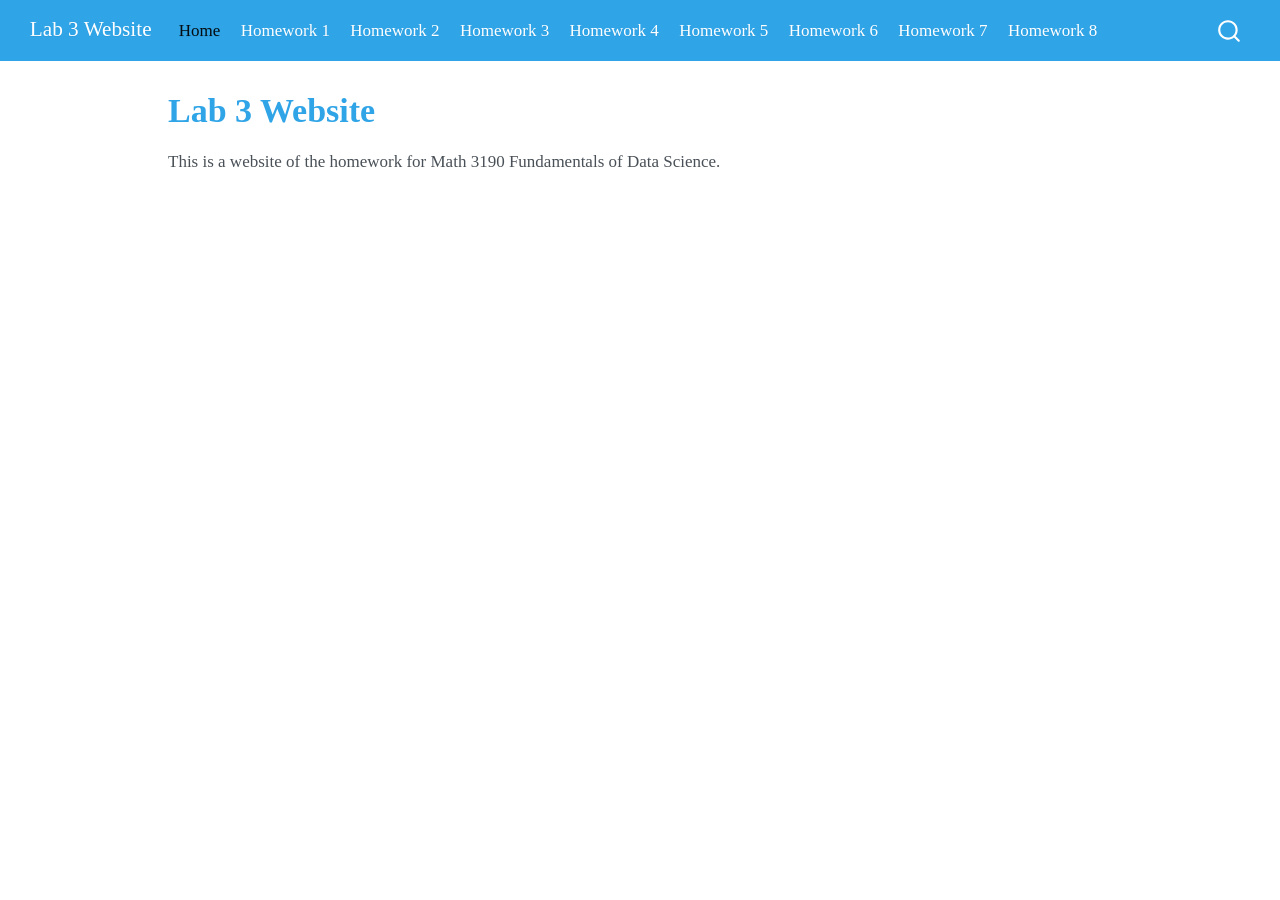
<file: docs/index.html>
<!DOCTYPE html>
<html xmlns="http://www.w3.org/1999/xhtml" lang="en" xml:lang="en"><head>

<meta charset="utf-8">
<meta name="generator" content="quarto-1.8.27">

<meta name="viewport" content="width=device-width, initial-scale=1.0, user-scalable=yes">


<title>Lab 3 Website</title>
<style>
code{white-space: pre-wrap;}
span.smallcaps{font-variant: small-caps;}
div.columns{display: flex; gap: min(4vw, 1.5em);}
div.column{flex: auto; overflow-x: auto;}
div.hanging-indent{margin-left: 1.5em; text-indent: -1.5em;}
ul.task-list{list-style: none;}
ul.task-list li input[type="checkbox"] {
  width: 0.8em;
  margin: 0 0.8em 0.2em -1em; /* quarto-specific, see https://github.com/quarto-dev/quarto-cli/issues/4556 */ 
  vertical-align: middle;
}
</style>


<script src="site_libs/quarto-nav/quarto-nav.js"></script>
<script src="site_libs/quarto-nav/headroom.min.js"></script>
<script src="site_libs/clipboard/clipboard.min.js"></script>
<script src="site_libs/quarto-search/autocomplete.umd.js"></script>
<script src="site_libs/quarto-search/fuse.min.js"></script>
<script src="site_libs/quarto-search/quarto-search.js"></script>
<meta name="quarto:offset" content="./">
<script src="site_libs/quarto-html/quarto.js" type="module"></script>
<script src="site_libs/quarto-html/tabsets/tabsets.js" type="module"></script>
<script src="site_libs/quarto-html/axe/axe-check.js" type="module"></script>
<script src="site_libs/quarto-html/popper.min.js"></script>
<script src="site_libs/quarto-html/tippy.umd.min.js"></script>
<script src="site_libs/quarto-html/anchor.min.js"></script>
<link href="site_libs/quarto-html/tippy.css" rel="stylesheet">
<link href="site_libs/quarto-html/quarto-syntax-highlighting-ed96de9b727972fe78a7b5d16c58bf87.css" rel="stylesheet" id="quarto-text-highlighting-styles">
<script src="site_libs/bootstrap/bootstrap.min.js"></script>
<link href="site_libs/bootstrap/bootstrap-icons.css" rel="stylesheet">
<link href="site_libs/bootstrap/bootstrap-c94621de8f4cf74c4b99024bdf964470.min.css" rel="stylesheet" append-hash="true" id="quarto-bootstrap" data-mode="light">
<script id="quarto-search-options" type="application/json">{
  "location": "navbar",
  "copy-button": false,
  "collapse-after": 3,
  "panel-placement": "end",
  "type": "overlay",
  "limit": 50,
  "keyboard-shortcut": [
    "f",
    "/",
    "s"
  ],
  "show-item-context": false,
  "language": {
    "search-no-results-text": "No results",
    "search-matching-documents-text": "matching documents",
    "search-copy-link-title": "Copy link to search",
    "search-hide-matches-text": "Hide additional matches",
    "search-more-match-text": "more match in this document",
    "search-more-matches-text": "more matches in this document",
    "search-clear-button-title": "Clear",
    "search-text-placeholder": "",
    "search-detached-cancel-button-title": "Cancel",
    "search-submit-button-title": "Submit",
    "search-label": "Search"
  }
}</script>


<link rel="stylesheet" href="styles.css">
</head>

<body class="nav-fixed quarto-light">

<div id="quarto-search-results"></div>
  <header id="quarto-header" class="headroom fixed-top">
    <nav class="navbar navbar-expand-lg " data-bs-theme="dark">
      <div class="navbar-container container-fluid">
      <div class="navbar-brand-container mx-auto">
    <a class="navbar-brand" href="./index.html">
    <span class="navbar-title">Lab 3 Website</span>
    </a>
  </div>
            <div id="quarto-search" class="" title="Search"></div>
          <button class="navbar-toggler" type="button" data-bs-toggle="collapse" data-bs-target="#navbarCollapse" aria-controls="navbarCollapse" role="menu" aria-expanded="false" aria-label="Toggle navigation" onclick="if (window.quartoToggleHeadroom) { window.quartoToggleHeadroom(); }">
  <span class="navbar-toggler-icon"></span>
</button>
          <div class="collapse navbar-collapse" id="navbarCollapse">
            <ul class="navbar-nav navbar-nav-scroll me-auto">
  <li class="nav-item">
    <a class="nav-link active" href="./index.html" aria-current="page"> 
<span class="menu-text">Home</span></a>
  </li>  
  <li class="nav-item">
    <a class="nav-link" href="./Homework/Homework_1.html"> 
<span class="menu-text">Homework 1</span></a>
  </li>  
  <li class="nav-item">
    <a class="nav-link" href="./Homework/Homework_2.html"> 
<span class="menu-text">Homework 2</span></a>
  </li>  
  <li class="nav-item">
    <a class="nav-link" href="./Homework/Homework_3.html"> 
<span class="menu-text">Homework 3</span></a>
  </li>  
  <li class="nav-item">
    <a class="nav-link" href="./Homework/Homework_4.html"> 
<span class="menu-text">Homework 4</span></a>
  </li>  
  <li class="nav-item">
    <a class="nav-link" href="./Homework/Homework_5.html"> 
<span class="menu-text">Homework 5</span></a>
  </li>  
  <li class="nav-item">
    <a class="nav-link" href="./Homework/Homework_6.html"> 
<span class="menu-text">Homework 6</span></a>
  </li>  
  <li class="nav-item">
    <a class="nav-link" href="./Homework/Homework_7.html"> 
<span class="menu-text">Homework 7</span></a>
  </li>  
  <li class="nav-item">
    <a class="nav-link" href="./Homework/Homework_8.html"> 
<span class="menu-text">Homework 8</span></a>
  </li>  
</ul>
          </div> <!-- /navcollapse -->
            <div class="quarto-navbar-tools">
</div>
      </div> <!-- /container-fluid -->
    </nav>
</header>
<!-- content -->
<div id="quarto-content" class="quarto-container page-columns page-rows-contents page-layout-article page-navbar">
<!-- sidebar -->
<!-- margin-sidebar -->
    <div id="quarto-margin-sidebar" class="sidebar margin-sidebar zindex-bottom">
        
    </div>
<!-- main -->
<main class="content" id="quarto-document-content">

<header id="title-block-header" class="quarto-title-block default">
<div class="quarto-title">
<h1 class="title">Lab 3 Website</h1>
</div>



<div class="quarto-title-meta">

    
  
    
  </div>
  


</header>


<p>This is a website of the homework for Math 3190 Fundamentals of Data Science.</p>



</main> <!-- /main -->
<script id="quarto-html-after-body" type="application/javascript">
  window.document.addEventListener("DOMContentLoaded", function (event) {
    const icon = "";
    const anchorJS = new window.AnchorJS();
    anchorJS.options = {
      placement: 'right',
      icon: icon
    };
    anchorJS.add('.anchored');
    const isCodeAnnotation = (el) => {
      for (const clz of el.classList) {
        if (clz.startsWith('code-annotation-')) {                     
          return true;
        }
      }
      return false;
    }
    const onCopySuccess = function(e) {
      // button target
      const button = e.trigger;
      // don't keep focus
      button.blur();
      // flash "checked"
      button.classList.add('code-copy-button-checked');
      var currentTitle = button.getAttribute("title");
      button.setAttribute("title", "Copied!");
      let tooltip;
      if (window.bootstrap) {
        button.setAttribute("data-bs-toggle", "tooltip");
        button.setAttribute("data-bs-placement", "left");
        button.setAttribute("data-bs-title", "Copied!");
        tooltip = new bootstrap.Tooltip(button, 
          { trigger: "manual", 
            customClass: "code-copy-button-tooltip",
            offset: [0, -8]});
        tooltip.show();    
      }
      setTimeout(function() {
        if (tooltip) {
          tooltip.hide();
          button.removeAttribute("data-bs-title");
          button.removeAttribute("data-bs-toggle");
          button.removeAttribute("data-bs-placement");
        }
        button.setAttribute("title", currentTitle);
        button.classList.remove('code-copy-button-checked');
      }, 1000);
      // clear code selection
      e.clearSelection();
    }
    const getTextToCopy = function(trigger) {
      const outerScaffold = trigger.parentElement.cloneNode(true);
      const codeEl = outerScaffold.querySelector('code');
      for (const childEl of codeEl.children) {
        if (isCodeAnnotation(childEl)) {
          childEl.remove();
        }
      }
      return codeEl.innerText;
    }
    const clipboard = new window.ClipboardJS('.code-copy-button:not([data-in-quarto-modal])', {
      text: getTextToCopy
    });
    clipboard.on('success', onCopySuccess);
    if (window.document.getElementById('quarto-embedded-source-code-modal')) {
      const clipboardModal = new window.ClipboardJS('.code-copy-button[data-in-quarto-modal]', {
        text: getTextToCopy,
        container: window.document.getElementById('quarto-embedded-source-code-modal')
      });
      clipboardModal.on('success', onCopySuccess);
    }
      var localhostRegex = new RegExp(/^(?:http|https):\/\/localhost\:?[0-9]*\//);
      var mailtoRegex = new RegExp(/^mailto:/);
        var filterRegex = new RegExp('/' + window.location.host + '/');
      var isInternal = (href) => {
          return filterRegex.test(href) || localhostRegex.test(href) || mailtoRegex.test(href);
      }
      // Inspect non-navigation links and adorn them if external
     var links = window.document.querySelectorAll('a[href]:not(.nav-link):not(.navbar-brand):not(.toc-action):not(.sidebar-link):not(.sidebar-item-toggle):not(.pagination-link):not(.no-external):not([aria-hidden]):not(.dropdown-item):not(.quarto-navigation-tool):not(.about-link)');
      for (var i=0; i<links.length; i++) {
        const link = links[i];
        if (!isInternal(link.href)) {
          // undo the damage that might have been done by quarto-nav.js in the case of
          // links that we want to consider external
          if (link.dataset.originalHref !== undefined) {
            link.href = link.dataset.originalHref;
          }
        }
      }
    function tippyHover(el, contentFn, onTriggerFn, onUntriggerFn) {
      const config = {
        allowHTML: true,
        maxWidth: 500,
        delay: 100,
        arrow: false,
        appendTo: function(el) {
            return el.parentElement;
        },
        interactive: true,
        interactiveBorder: 10,
        theme: 'quarto',
        placement: 'bottom-start',
      };
      if (contentFn) {
        config.content = contentFn;
      }
      if (onTriggerFn) {
        config.onTrigger = onTriggerFn;
      }
      if (onUntriggerFn) {
        config.onUntrigger = onUntriggerFn;
      }
      window.tippy(el, config); 
    }
    const noterefs = window.document.querySelectorAll('a[role="doc-noteref"]');
    for (var i=0; i<noterefs.length; i++) {
      const ref = noterefs[i];
      tippyHover(ref, function() {
        // use id or data attribute instead here
        let href = ref.getAttribute('data-footnote-href') || ref.getAttribute('href');
        try { href = new URL(href).hash; } catch {}
        const id = href.replace(/^#\/?/, "");
        const note = window.document.getElementById(id);
        if (note) {
          return note.innerHTML;
        } else {
          return "";
        }
      });
    }
    const xrefs = window.document.querySelectorAll('a.quarto-xref');
    const processXRef = (id, note) => {
      // Strip column container classes
      const stripColumnClz = (el) => {
        el.classList.remove("page-full", "page-columns");
        if (el.children) {
          for (const child of el.children) {
            stripColumnClz(child);
          }
        }
      }
      stripColumnClz(note)
      if (id === null || id.startsWith('sec-')) {
        // Special case sections, only their first couple elements
        const container = document.createElement("div");
        if (note.children && note.children.length > 2) {
          container.appendChild(note.children[0].cloneNode(true));
          for (let i = 1; i < note.children.length; i++) {
            const child = note.children[i];
            if (child.tagName === "P" && child.innerText === "") {
              continue;
            } else {
              container.appendChild(child.cloneNode(true));
              break;
            }
          }
          if (window.Quarto?.typesetMath) {
            window.Quarto.typesetMath(container);
          }
          return container.innerHTML
        } else {
          if (window.Quarto?.typesetMath) {
            window.Quarto.typesetMath(note);
          }
          return note.innerHTML;
        }
      } else {
        // Remove any anchor links if they are present
        const anchorLink = note.querySelector('a.anchorjs-link');
        if (anchorLink) {
          anchorLink.remove();
        }
        if (window.Quarto?.typesetMath) {
          window.Quarto.typesetMath(note);
        }
        if (note.classList.contains("callout")) {
          return note.outerHTML;
        } else {
          return note.innerHTML;
        }
      }
    }
    for (var i=0; i<xrefs.length; i++) {
      const xref = xrefs[i];
      tippyHover(xref, undefined, function(instance) {
        instance.disable();
        let url = xref.getAttribute('href');
        let hash = undefined; 
        if (url.startsWith('#')) {
          hash = url;
        } else {
          try { hash = new URL(url).hash; } catch {}
        }
        if (hash) {
          const id = hash.replace(/^#\/?/, "");
          const note = window.document.getElementById(id);
          if (note !== null) {
            try {
              const html = processXRef(id, note.cloneNode(true));
              instance.setContent(html);
            } finally {
              instance.enable();
              instance.show();
            }
          } else {
            // See if we can fetch this
            fetch(url.split('#')[0])
            .then(res => res.text())
            .then(html => {
              const parser = new DOMParser();
              const htmlDoc = parser.parseFromString(html, "text/html");
              const note = htmlDoc.getElementById(id);
              if (note !== null) {
                const html = processXRef(id, note);
                instance.setContent(html);
              } 
            }).finally(() => {
              instance.enable();
              instance.show();
            });
          }
        } else {
          // See if we can fetch a full url (with no hash to target)
          // This is a special case and we should probably do some content thinning / targeting
          fetch(url)
          .then(res => res.text())
          .then(html => {
            const parser = new DOMParser();
            const htmlDoc = parser.parseFromString(html, "text/html");
            const note = htmlDoc.querySelector('main.content');
            if (note !== null) {
              // This should only happen for chapter cross references
              // (since there is no id in the URL)
              // remove the first header
              if (note.children.length > 0 && note.children[0].tagName === "HEADER") {
                note.children[0].remove();
              }
              const html = processXRef(null, note);
              instance.setContent(html);
            } 
          }).finally(() => {
            instance.enable();
            instance.show();
          });
        }
      }, function(instance) {
      });
    }
        let selectedAnnoteEl;
        const selectorForAnnotation = ( cell, annotation) => {
          let cellAttr = 'data-code-cell="' + cell + '"';
          let lineAttr = 'data-code-annotation="' +  annotation + '"';
          const selector = 'span[' + cellAttr + '][' + lineAttr + ']';
          return selector;
        }
        const selectCodeLines = (annoteEl) => {
          const doc = window.document;
          const targetCell = annoteEl.getAttribute("data-target-cell");
          const targetAnnotation = annoteEl.getAttribute("data-target-annotation");
          const annoteSpan = window.document.querySelector(selectorForAnnotation(targetCell, targetAnnotation));
          const lines = annoteSpan.getAttribute("data-code-lines").split(",");
          const lineIds = lines.map((line) => {
            return targetCell + "-" + line;
          })
          let top = null;
          let height = null;
          let parent = null;
          if (lineIds.length > 0) {
              //compute the position of the single el (top and bottom and make a div)
              const el = window.document.getElementById(lineIds[0]);
              top = el.offsetTop;
              height = el.offsetHeight;
              parent = el.parentElement.parentElement;
            if (lineIds.length > 1) {
              const lastEl = window.document.getElementById(lineIds[lineIds.length - 1]);
              const bottom = lastEl.offsetTop + lastEl.offsetHeight;
              height = bottom - top;
            }
            if (top !== null && height !== null && parent !== null) {
              // cook up a div (if necessary) and position it 
              let div = window.document.getElementById("code-annotation-line-highlight");
              if (div === null) {
                div = window.document.createElement("div");
                div.setAttribute("id", "code-annotation-line-highlight");
                div.style.position = 'absolute';
                parent.appendChild(div);
              }
              div.style.top = top - 2 + "px";
              div.style.height = height + 4 + "px";
              div.style.left = 0;
              let gutterDiv = window.document.getElementById("code-annotation-line-highlight-gutter");
              if (gutterDiv === null) {
                gutterDiv = window.document.createElement("div");
                gutterDiv.setAttribute("id", "code-annotation-line-highlight-gutter");
                gutterDiv.style.position = 'absolute';
                const codeCell = window.document.getElementById(targetCell);
                const gutter = codeCell.querySelector('.code-annotation-gutter');
                gutter.appendChild(gutterDiv);
              }
              gutterDiv.style.top = top - 2 + "px";
              gutterDiv.style.height = height + 4 + "px";
            }
            selectedAnnoteEl = annoteEl;
          }
        };
        const unselectCodeLines = () => {
          const elementsIds = ["code-annotation-line-highlight", "code-annotation-line-highlight-gutter"];
          elementsIds.forEach((elId) => {
            const div = window.document.getElementById(elId);
            if (div) {
              div.remove();
            }
          });
          selectedAnnoteEl = undefined;
        };
          // Handle positioning of the toggle
      window.addEventListener(
        "resize",
        throttle(() => {
          elRect = undefined;
          if (selectedAnnoteEl) {
            selectCodeLines(selectedAnnoteEl);
          }
        }, 10)
      );
      function throttle(fn, ms) {
      let throttle = false;
      let timer;
        return (...args) => {
          if(!throttle) { // first call gets through
              fn.apply(this, args);
              throttle = true;
          } else { // all the others get throttled
              if(timer) clearTimeout(timer); // cancel #2
              timer = setTimeout(() => {
                fn.apply(this, args);
                timer = throttle = false;
              }, ms);
          }
        };
      }
        // Attach click handler to the DT
        const annoteDls = window.document.querySelectorAll('dt[data-target-cell]');
        for (const annoteDlNode of annoteDls) {
          annoteDlNode.addEventListener('click', (event) => {
            const clickedEl = event.target;
            if (clickedEl !== selectedAnnoteEl) {
              unselectCodeLines();
              const activeEl = window.document.querySelector('dt[data-target-cell].code-annotation-active');
              if (activeEl) {
                activeEl.classList.remove('code-annotation-active');
              }
              selectCodeLines(clickedEl);
              clickedEl.classList.add('code-annotation-active');
            } else {
              // Unselect the line
              unselectCodeLines();
              clickedEl.classList.remove('code-annotation-active');
            }
          });
        }
    const findCites = (el) => {
      const parentEl = el.parentElement;
      if (parentEl) {
        const cites = parentEl.dataset.cites;
        if (cites) {
          return {
            el,
            cites: cites.split(' ')
          };
        } else {
          return findCites(el.parentElement)
        }
      } else {
        return undefined;
      }
    };
    var bibliorefs = window.document.querySelectorAll('a[role="doc-biblioref"]');
    for (var i=0; i<bibliorefs.length; i++) {
      const ref = bibliorefs[i];
      const citeInfo = findCites(ref);
      if (citeInfo) {
        tippyHover(citeInfo.el, function() {
          var popup = window.document.createElement('div');
          citeInfo.cites.forEach(function(cite) {
            var citeDiv = window.document.createElement('div');
            citeDiv.classList.add('hanging-indent');
            citeDiv.classList.add('csl-entry');
            var biblioDiv = window.document.getElementById('ref-' + cite);
            if (biblioDiv) {
              citeDiv.innerHTML = biblioDiv.innerHTML;
            }
            popup.appendChild(citeDiv);
          });
          return popup.innerHTML;
        });
      }
    }
  });
  </script>
</div> <!-- /content -->




</body></html>
</file>
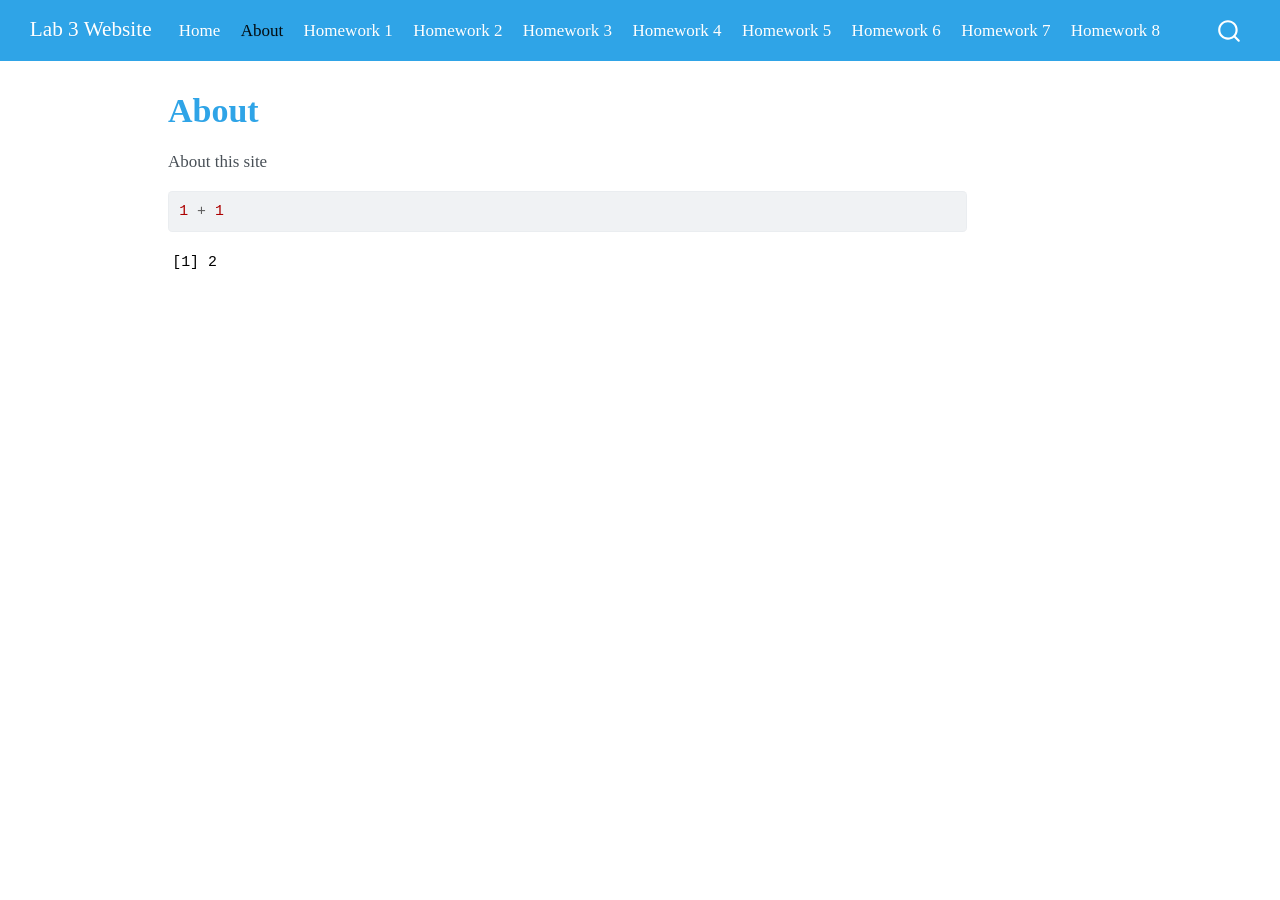
<file: docs/about.html>
<!DOCTYPE html>
<html xmlns="http://www.w3.org/1999/xhtml" lang="en" xml:lang="en"><head>

<meta charset="utf-8">
<meta name="generator" content="quarto-1.8.27">

<meta name="viewport" content="width=device-width, initial-scale=1.0, user-scalable=yes">


<title>About – Lab 3 Website</title>
<style>
code{white-space: pre-wrap;}
span.smallcaps{font-variant: small-caps;}
div.columns{display: flex; gap: min(4vw, 1.5em);}
div.column{flex: auto; overflow-x: auto;}
div.hanging-indent{margin-left: 1.5em; text-indent: -1.5em;}
ul.task-list{list-style: none;}
ul.task-list li input[type="checkbox"] {
  width: 0.8em;
  margin: 0 0.8em 0.2em -1em; /* quarto-specific, see https://github.com/quarto-dev/quarto-cli/issues/4556 */ 
  vertical-align: middle;
}
/* CSS for syntax highlighting */
html { -webkit-text-size-adjust: 100%; }
pre > code.sourceCode { white-space: pre; position: relative; }
pre > code.sourceCode > span { display: inline-block; line-height: 1.25; }
pre > code.sourceCode > span:empty { height: 1.2em; }
.sourceCode { overflow: visible; }
code.sourceCode > span { color: inherit; text-decoration: inherit; }
div.sourceCode { margin: 1em 0; }
pre.sourceCode { margin: 0; }
@media screen {
div.sourceCode { overflow: auto; }
}
@media print {
pre > code.sourceCode { white-space: pre-wrap; }
pre > code.sourceCode > span { text-indent: -5em; padding-left: 5em; }
}
pre.numberSource code
  { counter-reset: source-line 0; }
pre.numberSource code > span
  { position: relative; left: -4em; counter-increment: source-line; }
pre.numberSource code > span > a:first-child::before
  { content: counter(source-line);
    position: relative; left: -1em; text-align: right; vertical-align: baseline;
    border: none; display: inline-block;
    -webkit-touch-callout: none; -webkit-user-select: none;
    -khtml-user-select: none; -moz-user-select: none;
    -ms-user-select: none; user-select: none;
    padding: 0 4px; width: 4em;
  }
pre.numberSource { margin-left: 3em;  padding-left: 4px; }
div.sourceCode
  {   }
@media screen {
pre > code.sourceCode > span > a:first-child::before { text-decoration: underline; }
}
</style>


<script src="site_libs/quarto-nav/quarto-nav.js"></script>
<script src="site_libs/quarto-nav/headroom.min.js"></script>
<script src="site_libs/clipboard/clipboard.min.js"></script>
<script src="site_libs/quarto-search/autocomplete.umd.js"></script>
<script src="site_libs/quarto-search/fuse.min.js"></script>
<script src="site_libs/quarto-search/quarto-search.js"></script>
<meta name="quarto:offset" content="./">
<script src="site_libs/quarto-html/quarto.js" type="module"></script>
<script src="site_libs/quarto-html/tabsets/tabsets.js" type="module"></script>
<script src="site_libs/quarto-html/axe/axe-check.js" type="module"></script>
<script src="site_libs/quarto-html/popper.min.js"></script>
<script src="site_libs/quarto-html/tippy.umd.min.js"></script>
<script src="site_libs/quarto-html/anchor.min.js"></script>
<link href="site_libs/quarto-html/tippy.css" rel="stylesheet">
<link href="site_libs/quarto-html/quarto-syntax-highlighting-ed96de9b727972fe78a7b5d16c58bf87.css" rel="stylesheet" id="quarto-text-highlighting-styles">
<script src="site_libs/bootstrap/bootstrap.min.js"></script>
<link href="site_libs/bootstrap/bootstrap-icons.css" rel="stylesheet">
<link href="site_libs/bootstrap/bootstrap-c94621de8f4cf74c4b99024bdf964470.min.css" rel="stylesheet" append-hash="true" id="quarto-bootstrap" data-mode="light">
<script id="quarto-search-options" type="application/json">{
  "location": "navbar",
  "copy-button": false,
  "collapse-after": 3,
  "panel-placement": "end",
  "type": "overlay",
  "limit": 50,
  "keyboard-shortcut": [
    "f",
    "/",
    "s"
  ],
  "show-item-context": false,
  "language": {
    "search-no-results-text": "No results",
    "search-matching-documents-text": "matching documents",
    "search-copy-link-title": "Copy link to search",
    "search-hide-matches-text": "Hide additional matches",
    "search-more-match-text": "more match in this document",
    "search-more-matches-text": "more matches in this document",
    "search-clear-button-title": "Clear",
    "search-text-placeholder": "",
    "search-detached-cancel-button-title": "Cancel",
    "search-submit-button-title": "Submit",
    "search-label": "Search"
  }
}</script>


<link rel="stylesheet" href="styles.css">
</head>

<body class="nav-fixed quarto-light">

<div id="quarto-search-results"></div>
  <header id="quarto-header" class="headroom fixed-top">
    <nav class="navbar navbar-expand-lg " data-bs-theme="dark">
      <div class="navbar-container container-fluid">
      <div class="navbar-brand-container mx-auto">
    <a class="navbar-brand" href="./index.html">
    <span class="navbar-title">Lab 3 Website</span>
    </a>
  </div>
            <div id="quarto-search" class="" title="Search"></div>
          <button class="navbar-toggler" type="button" data-bs-toggle="collapse" data-bs-target="#navbarCollapse" aria-controls="navbarCollapse" role="menu" aria-expanded="false" aria-label="Toggle navigation" onclick="if (window.quartoToggleHeadroom) { window.quartoToggleHeadroom(); }">
  <span class="navbar-toggler-icon"></span>
</button>
          <div class="collapse navbar-collapse" id="navbarCollapse">
            <ul class="navbar-nav navbar-nav-scroll me-auto">
  <li class="nav-item">
    <a class="nav-link" href="./index.html"> 
<span class="menu-text">Home</span></a>
  </li>  
  <li class="nav-item">
    <a class="nav-link active" href="./about.html" aria-current="page"> 
<span class="menu-text">About</span></a>
  </li>  
  <li class="nav-item">
    <a class="nav-link" href="./Homework/Homework_1.html"> 
<span class="menu-text">Homework 1</span></a>
  </li>  
  <li class="nav-item">
    <a class="nav-link" href="./Homework/Homework_2.html"> 
<span class="menu-text">Homework 2</span></a>
  </li>  
  <li class="nav-item">
    <a class="nav-link" href="./Homework/Homework_3.html"> 
<span class="menu-text">Homework 3</span></a>
  </li>  
  <li class="nav-item">
    <a class="nav-link" href="./Homework/Homework_4.html"> 
<span class="menu-text">Homework 4</span></a>
  </li>  
  <li class="nav-item">
    <a class="nav-link" href="./Homework/Homework_5.html"> 
<span class="menu-text">Homework 5</span></a>
  </li>  
  <li class="nav-item">
    <a class="nav-link" href="./Homework/Homework_6.html"> 
<span class="menu-text">Homework 6</span></a>
  </li>  
  <li class="nav-item">
    <a class="nav-link" href="./Homework/Homework_7.html"> 
<span class="menu-text">Homework 7</span></a>
  </li>  
  <li class="nav-item">
    <a class="nav-link" href="./Homework/Homework_8.html"> 
<span class="menu-text">Homework 8</span></a>
  </li>  
</ul>
          </div> <!-- /navcollapse -->
            <div class="quarto-navbar-tools">
</div>
      </div> <!-- /container-fluid -->
    </nav>
</header>
<!-- content -->
<div id="quarto-content" class="quarto-container page-columns page-rows-contents page-layout-article page-navbar">
<!-- sidebar -->
<!-- margin-sidebar -->
    <div id="quarto-margin-sidebar" class="sidebar margin-sidebar zindex-bottom">
        
    </div>
<!-- main -->
<main class="content" id="quarto-document-content">

<header id="title-block-header" class="quarto-title-block default">
<div class="quarto-title">
<h1 class="title">About</h1>
</div>



<div class="quarto-title-meta">

    
  
    
  </div>
  


</header>


<p>About this site</p>
<div class="cell">
<div class="code-copy-outer-scaffold"><div class="sourceCode cell-code" id="cb1"><pre class="sourceCode r code-with-copy"><code class="sourceCode r"><span id="cb1-1"><a href="#cb1-1" aria-hidden="true" tabindex="-1"></a><span class="dv">1</span> <span class="sc">+</span> <span class="dv">1</span></span></code></pre></div><button title="Copy to Clipboard" class="code-copy-button"><i class="bi"></i></button></div>
<div class="cell-output cell-output-stdout">
<pre><code>[1] 2</code></pre>
</div>
</div>



</main> <!-- /main -->
<script id="quarto-html-after-body" type="application/javascript">
  window.document.addEventListener("DOMContentLoaded", function (event) {
    const icon = "";
    const anchorJS = new window.AnchorJS();
    anchorJS.options = {
      placement: 'right',
      icon: icon
    };
    anchorJS.add('.anchored');
    const isCodeAnnotation = (el) => {
      for (const clz of el.classList) {
        if (clz.startsWith('code-annotation-')) {                     
          return true;
        }
      }
      return false;
    }
    const onCopySuccess = function(e) {
      // button target
      const button = e.trigger;
      // don't keep focus
      button.blur();
      // flash "checked"
      button.classList.add('code-copy-button-checked');
      var currentTitle = button.getAttribute("title");
      button.setAttribute("title", "Copied!");
      let tooltip;
      if (window.bootstrap) {
        button.setAttribute("data-bs-toggle", "tooltip");
        button.setAttribute("data-bs-placement", "left");
        button.setAttribute("data-bs-title", "Copied!");
        tooltip = new bootstrap.Tooltip(button, 
          { trigger: "manual", 
            customClass: "code-copy-button-tooltip",
            offset: [0, -8]});
        tooltip.show();    
      }
      setTimeout(function() {
        if (tooltip) {
          tooltip.hide();
          button.removeAttribute("data-bs-title");
          button.removeAttribute("data-bs-toggle");
          button.removeAttribute("data-bs-placement");
        }
        button.setAttribute("title", currentTitle);
        button.classList.remove('code-copy-button-checked');
      }, 1000);
      // clear code selection
      e.clearSelection();
    }
    const getTextToCopy = function(trigger) {
      const outerScaffold = trigger.parentElement.cloneNode(true);
      const codeEl = outerScaffold.querySelector('code');
      for (const childEl of codeEl.children) {
        if (isCodeAnnotation(childEl)) {
          childEl.remove();
        }
      }
      return codeEl.innerText;
    }
    const clipboard = new window.ClipboardJS('.code-copy-button:not([data-in-quarto-modal])', {
      text: getTextToCopy
    });
    clipboard.on('success', onCopySuccess);
    if (window.document.getElementById('quarto-embedded-source-code-modal')) {
      const clipboardModal = new window.ClipboardJS('.code-copy-button[data-in-quarto-modal]', {
        text: getTextToCopy,
        container: window.document.getElementById('quarto-embedded-source-code-modal')
      });
      clipboardModal.on('success', onCopySuccess);
    }
      var localhostRegex = new RegExp(/^(?:http|https):\/\/localhost\:?[0-9]*\//);
      var mailtoRegex = new RegExp(/^mailto:/);
        var filterRegex = new RegExp('/' + window.location.host + '/');
      var isInternal = (href) => {
          return filterRegex.test(href) || localhostRegex.test(href) || mailtoRegex.test(href);
      }
      // Inspect non-navigation links and adorn them if external
     var links = window.document.querySelectorAll('a[href]:not(.nav-link):not(.navbar-brand):not(.toc-action):not(.sidebar-link):not(.sidebar-item-toggle):not(.pagination-link):not(.no-external):not([aria-hidden]):not(.dropdown-item):not(.quarto-navigation-tool):not(.about-link)');
      for (var i=0; i<links.length; i++) {
        const link = links[i];
        if (!isInternal(link.href)) {
          // undo the damage that might have been done by quarto-nav.js in the case of
          // links that we want to consider external
          if (link.dataset.originalHref !== undefined) {
            link.href = link.dataset.originalHref;
          }
        }
      }
    function tippyHover(el, contentFn, onTriggerFn, onUntriggerFn) {
      const config = {
        allowHTML: true,
        maxWidth: 500,
        delay: 100,
        arrow: false,
        appendTo: function(el) {
            return el.parentElement;
        },
        interactive: true,
        interactiveBorder: 10,
        theme: 'quarto',
        placement: 'bottom-start',
      };
      if (contentFn) {
        config.content = contentFn;
      }
      if (onTriggerFn) {
        config.onTrigger = onTriggerFn;
      }
      if (onUntriggerFn) {
        config.onUntrigger = onUntriggerFn;
      }
      window.tippy(el, config); 
    }
    const noterefs = window.document.querySelectorAll('a[role="doc-noteref"]');
    for (var i=0; i<noterefs.length; i++) {
      const ref = noterefs[i];
      tippyHover(ref, function() {
        // use id or data attribute instead here
        let href = ref.getAttribute('data-footnote-href') || ref.getAttribute('href');
        try { href = new URL(href).hash; } catch {}
        const id = href.replace(/^#\/?/, "");
        const note = window.document.getElementById(id);
        if (note) {
          return note.innerHTML;
        } else {
          return "";
        }
      });
    }
    const xrefs = window.document.querySelectorAll('a.quarto-xref');
    const processXRef = (id, note) => {
      // Strip column container classes
      const stripColumnClz = (el) => {
        el.classList.remove("page-full", "page-columns");
        if (el.children) {
          for (const child of el.children) {
            stripColumnClz(child);
          }
        }
      }
      stripColumnClz(note)
      if (id === null || id.startsWith('sec-')) {
        // Special case sections, only their first couple elements
        const container = document.createElement("div");
        if (note.children && note.children.length > 2) {
          container.appendChild(note.children[0].cloneNode(true));
          for (let i = 1; i < note.children.length; i++) {
            const child = note.children[i];
            if (child.tagName === "P" && child.innerText === "") {
              continue;
            } else {
              container.appendChild(child.cloneNode(true));
              break;
            }
          }
          if (window.Quarto?.typesetMath) {
            window.Quarto.typesetMath(container);
          }
          return container.innerHTML
        } else {
          if (window.Quarto?.typesetMath) {
            window.Quarto.typesetMath(note);
          }
          return note.innerHTML;
        }
      } else {
        // Remove any anchor links if they are present
        const anchorLink = note.querySelector('a.anchorjs-link');
        if (anchorLink) {
          anchorLink.remove();
        }
        if (window.Quarto?.typesetMath) {
          window.Quarto.typesetMath(note);
        }
        if (note.classList.contains("callout")) {
          return note.outerHTML;
        } else {
          return note.innerHTML;
        }
      }
    }
    for (var i=0; i<xrefs.length; i++) {
      const xref = xrefs[i];
      tippyHover(xref, undefined, function(instance) {
        instance.disable();
        let url = xref.getAttribute('href');
        let hash = undefined; 
        if (url.startsWith('#')) {
          hash = url;
        } else {
          try { hash = new URL(url).hash; } catch {}
        }
        if (hash) {
          const id = hash.replace(/^#\/?/, "");
          const note = window.document.getElementById(id);
          if (note !== null) {
            try {
              const html = processXRef(id, note.cloneNode(true));
              instance.setContent(html);
            } finally {
              instance.enable();
              instance.show();
            }
          } else {
            // See if we can fetch this
            fetch(url.split('#')[0])
            .then(res => res.text())
            .then(html => {
              const parser = new DOMParser();
              const htmlDoc = parser.parseFromString(html, "text/html");
              const note = htmlDoc.getElementById(id);
              if (note !== null) {
                const html = processXRef(id, note);
                instance.setContent(html);
              } 
            }).finally(() => {
              instance.enable();
              instance.show();
            });
          }
        } else {
          // See if we can fetch a full url (with no hash to target)
          // This is a special case and we should probably do some content thinning / targeting
          fetch(url)
          .then(res => res.text())
          .then(html => {
            const parser = new DOMParser();
            const htmlDoc = parser.parseFromString(html, "text/html");
            const note = htmlDoc.querySelector('main.content');
            if (note !== null) {
              // This should only happen for chapter cross references
              // (since there is no id in the URL)
              // remove the first header
              if (note.children.length > 0 && note.children[0].tagName === "HEADER") {
                note.children[0].remove();
              }
              const html = processXRef(null, note);
              instance.setContent(html);
            } 
          }).finally(() => {
            instance.enable();
            instance.show();
          });
        }
      }, function(instance) {
      });
    }
        let selectedAnnoteEl;
        const selectorForAnnotation = ( cell, annotation) => {
          let cellAttr = 'data-code-cell="' + cell + '"';
          let lineAttr = 'data-code-annotation="' +  annotation + '"';
          const selector = 'span[' + cellAttr + '][' + lineAttr + ']';
          return selector;
        }
        const selectCodeLines = (annoteEl) => {
          const doc = window.document;
          const targetCell = annoteEl.getAttribute("data-target-cell");
          const targetAnnotation = annoteEl.getAttribute("data-target-annotation");
          const annoteSpan = window.document.querySelector(selectorForAnnotation(targetCell, targetAnnotation));
          const lines = annoteSpan.getAttribute("data-code-lines").split(",");
          const lineIds = lines.map((line) => {
            return targetCell + "-" + line;
          })
          let top = null;
          let height = null;
          let parent = null;
          if (lineIds.length > 0) {
              //compute the position of the single el (top and bottom and make a div)
              const el = window.document.getElementById(lineIds[0]);
              top = el.offsetTop;
              height = el.offsetHeight;
              parent = el.parentElement.parentElement;
            if (lineIds.length > 1) {
              const lastEl = window.document.getElementById(lineIds[lineIds.length - 1]);
              const bottom = lastEl.offsetTop + lastEl.offsetHeight;
              height = bottom - top;
            }
            if (top !== null && height !== null && parent !== null) {
              // cook up a div (if necessary) and position it 
              let div = window.document.getElementById("code-annotation-line-highlight");
              if (div === null) {
                div = window.document.createElement("div");
                div.setAttribute("id", "code-annotation-line-highlight");
                div.style.position = 'absolute';
                parent.appendChild(div);
              }
              div.style.top = top - 2 + "px";
              div.style.height = height + 4 + "px";
              div.style.left = 0;
              let gutterDiv = window.document.getElementById("code-annotation-line-highlight-gutter");
              if (gutterDiv === null) {
                gutterDiv = window.document.createElement("div");
                gutterDiv.setAttribute("id", "code-annotation-line-highlight-gutter");
                gutterDiv.style.position = 'absolute';
                const codeCell = window.document.getElementById(targetCell);
                const gutter = codeCell.querySelector('.code-annotation-gutter');
                gutter.appendChild(gutterDiv);
              }
              gutterDiv.style.top = top - 2 + "px";
              gutterDiv.style.height = height + 4 + "px";
            }
            selectedAnnoteEl = annoteEl;
          }
        };
        const unselectCodeLines = () => {
          const elementsIds = ["code-annotation-line-highlight", "code-annotation-line-highlight-gutter"];
          elementsIds.forEach((elId) => {
            const div = window.document.getElementById(elId);
            if (div) {
              div.remove();
            }
          });
          selectedAnnoteEl = undefined;
        };
          // Handle positioning of the toggle
      window.addEventListener(
        "resize",
        throttle(() => {
          elRect = undefined;
          if (selectedAnnoteEl) {
            selectCodeLines(selectedAnnoteEl);
          }
        }, 10)
      );
      function throttle(fn, ms) {
      let throttle = false;
      let timer;
        return (...args) => {
          if(!throttle) { // first call gets through
              fn.apply(this, args);
              throttle = true;
          } else { // all the others get throttled
              if(timer) clearTimeout(timer); // cancel #2
              timer = setTimeout(() => {
                fn.apply(this, args);
                timer = throttle = false;
              }, ms);
          }
        };
      }
        // Attach click handler to the DT
        const annoteDls = window.document.querySelectorAll('dt[data-target-cell]');
        for (const annoteDlNode of annoteDls) {
          annoteDlNode.addEventListener('click', (event) => {
            const clickedEl = event.target;
            if (clickedEl !== selectedAnnoteEl) {
              unselectCodeLines();
              const activeEl = window.document.querySelector('dt[data-target-cell].code-annotation-active');
              if (activeEl) {
                activeEl.classList.remove('code-annotation-active');
              }
              selectCodeLines(clickedEl);
              clickedEl.classList.add('code-annotation-active');
            } else {
              // Unselect the line
              unselectCodeLines();
              clickedEl.classList.remove('code-annotation-active');
            }
          });
        }
    const findCites = (el) => {
      const parentEl = el.parentElement;
      if (parentEl) {
        const cites = parentEl.dataset.cites;
        if (cites) {
          return {
            el,
            cites: cites.split(' ')
          };
        } else {
          return findCites(el.parentElement)
        }
      } else {
        return undefined;
      }
    };
    var bibliorefs = window.document.querySelectorAll('a[role="doc-biblioref"]');
    for (var i=0; i<bibliorefs.length; i++) {
      const ref = bibliorefs[i];
      const citeInfo = findCites(ref);
      if (citeInfo) {
        tippyHover(citeInfo.el, function() {
          var popup = window.document.createElement('div');
          citeInfo.cites.forEach(function(cite) {
            var citeDiv = window.document.createElement('div');
            citeDiv.classList.add('hanging-indent');
            citeDiv.classList.add('csl-entry');
            var biblioDiv = window.document.getElementById('ref-' + cite);
            if (biblioDiv) {
              citeDiv.innerHTML = biblioDiv.innerHTML;
            }
            popup.appendChild(citeDiv);
          });
          return popup.innerHTML;
        });
      }
    }
  });
  </script>
</div> <!-- /content -->




</body></html>
</file>
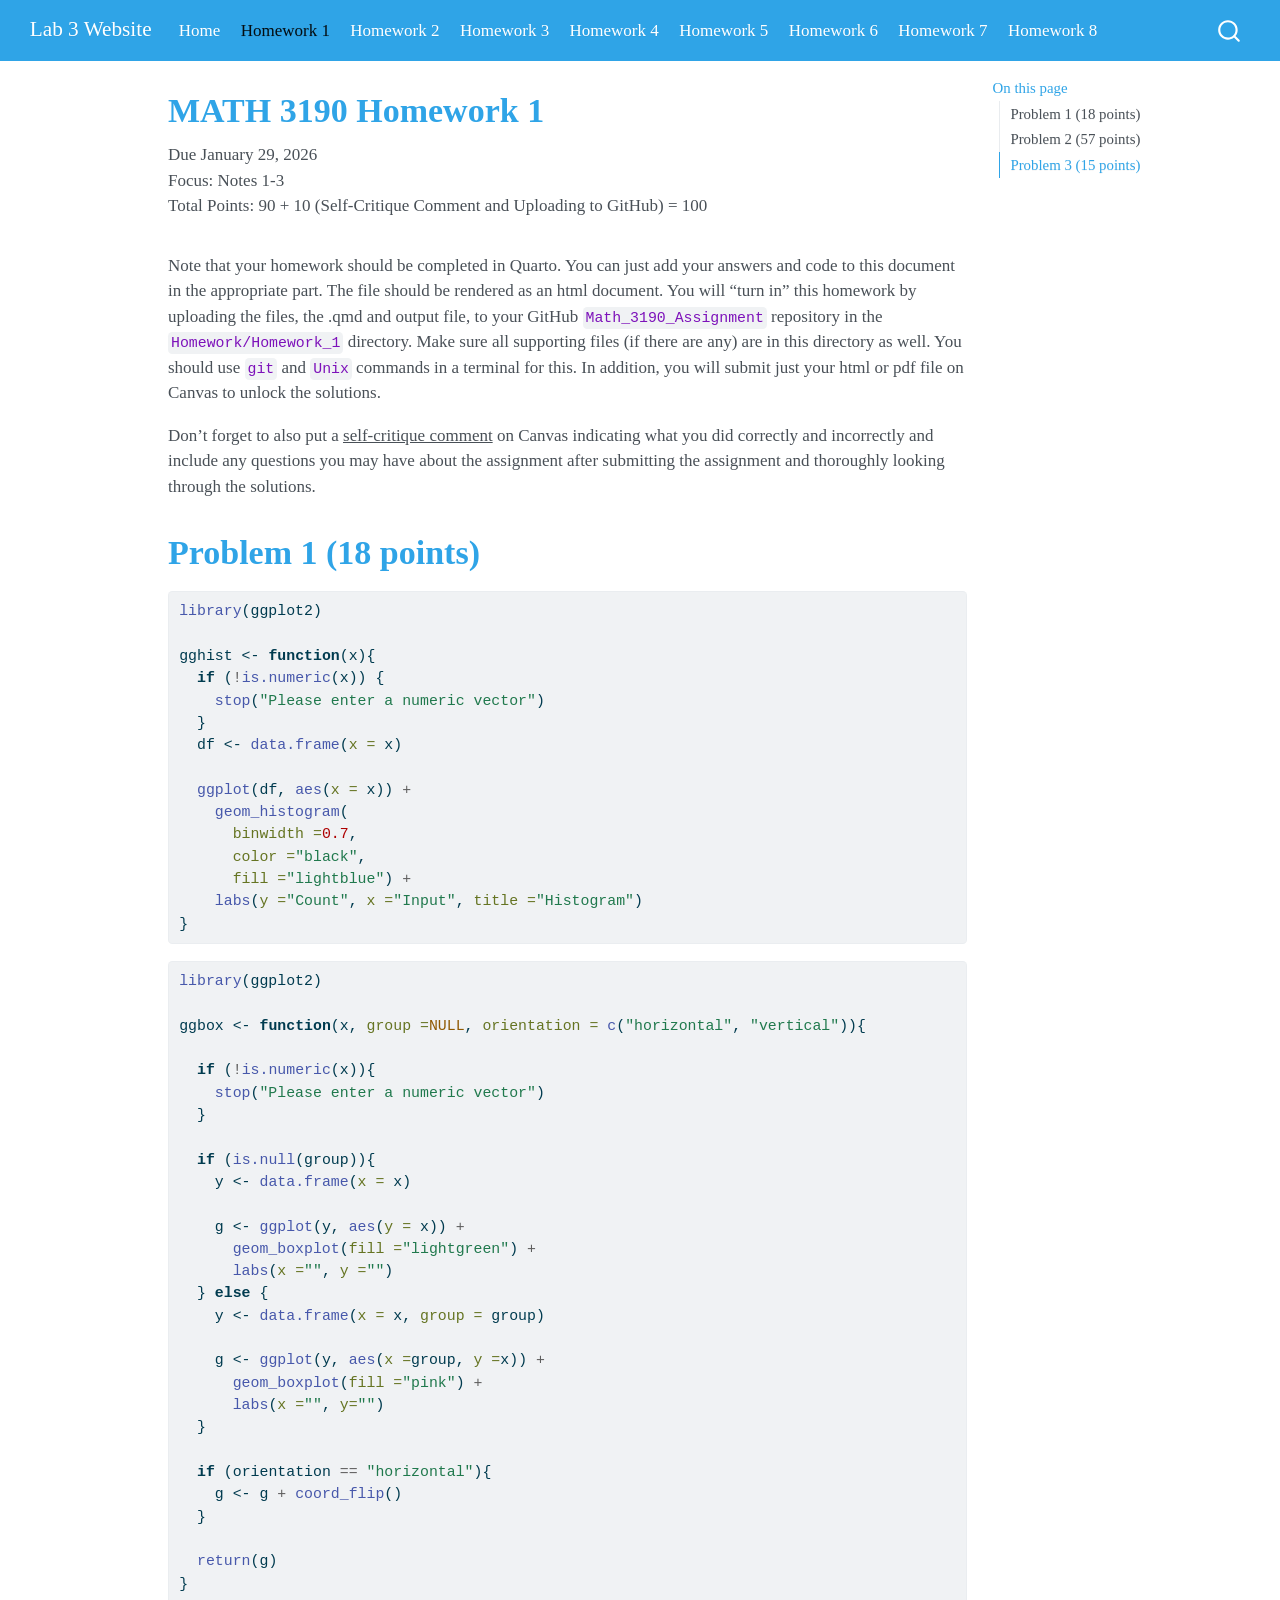
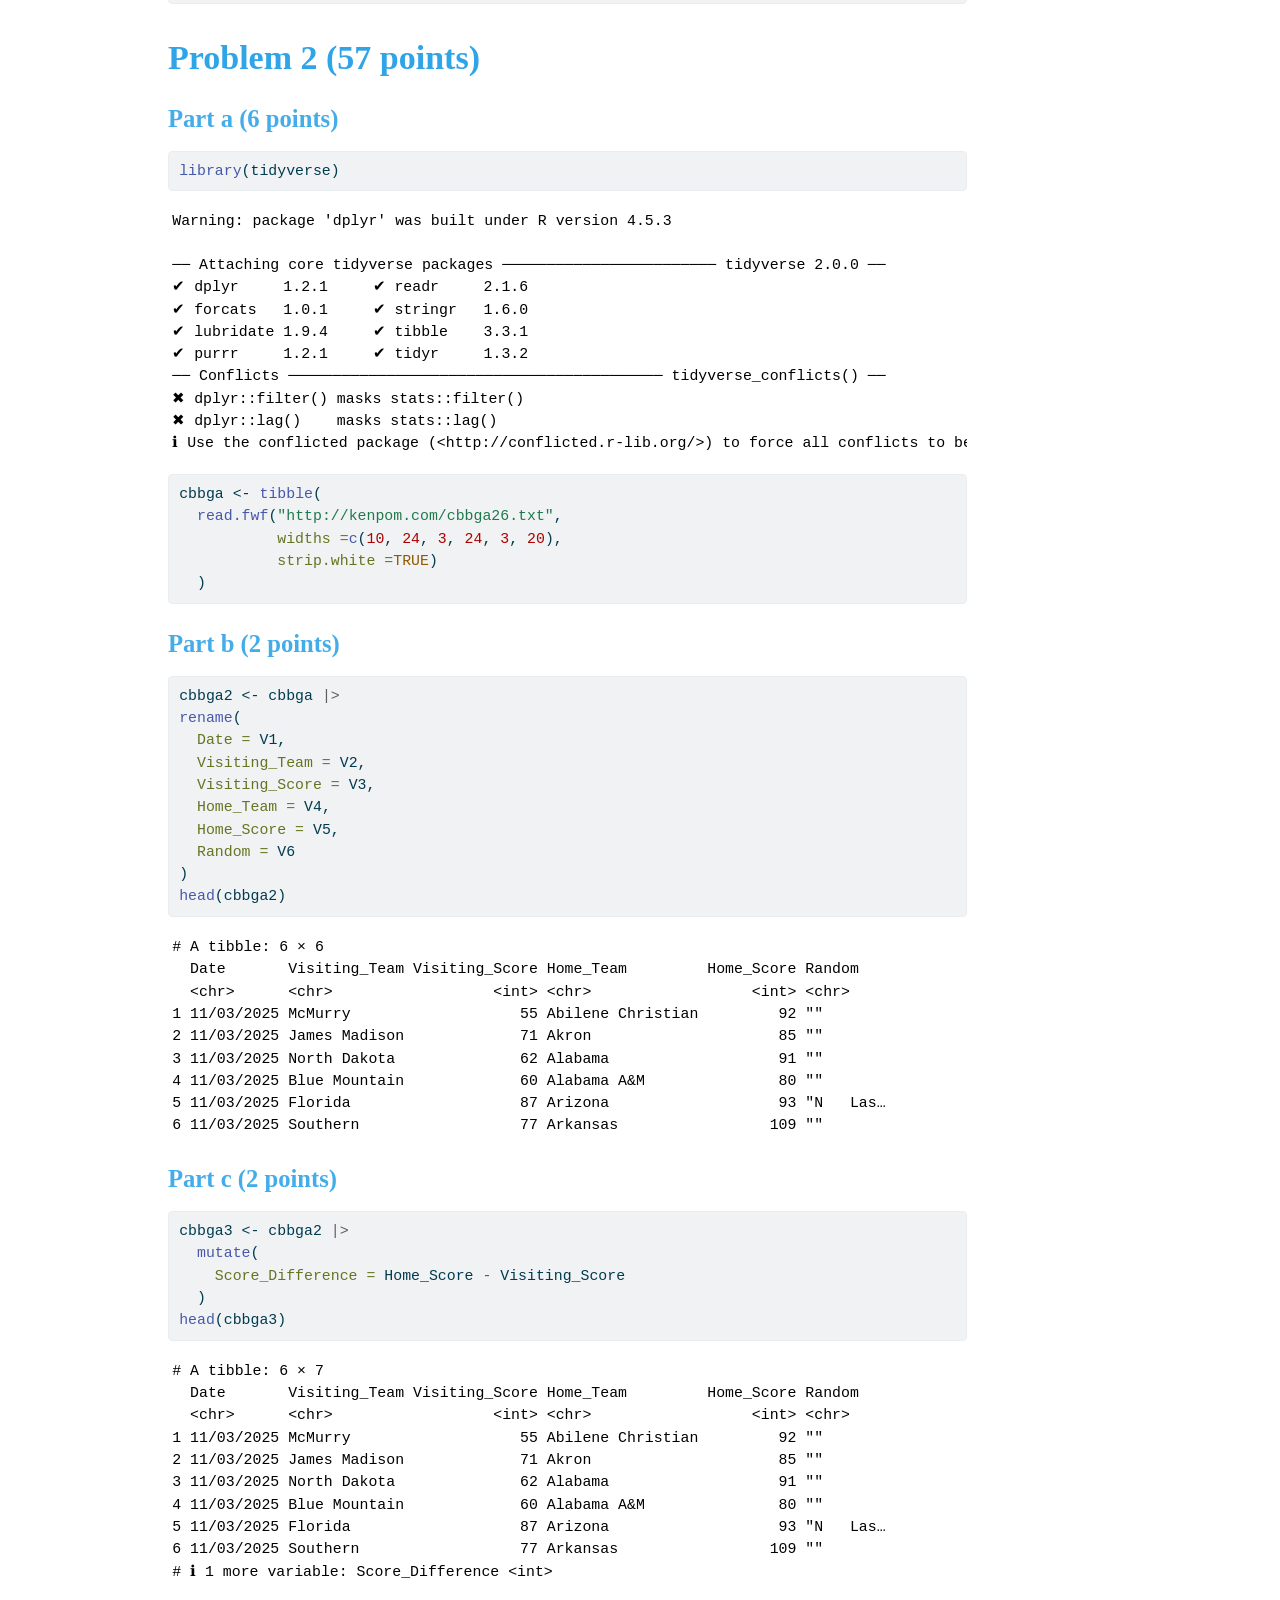
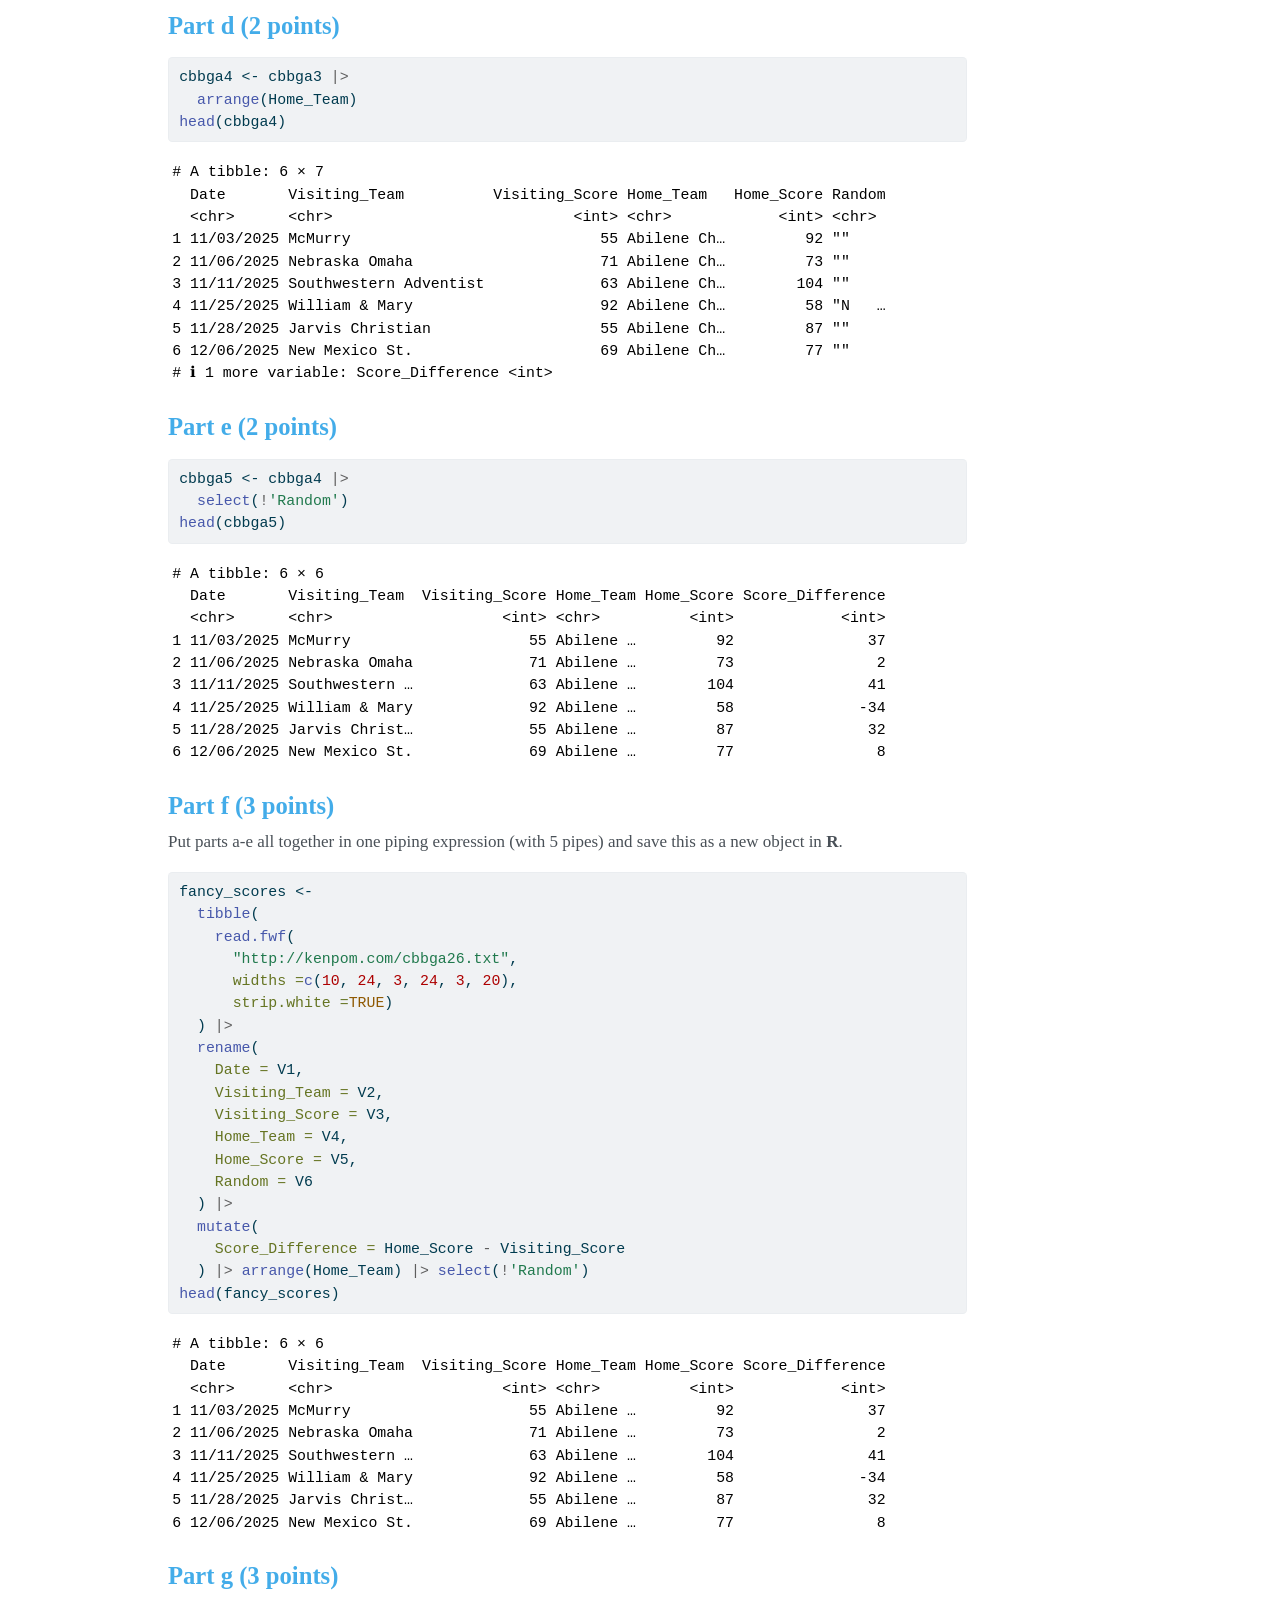
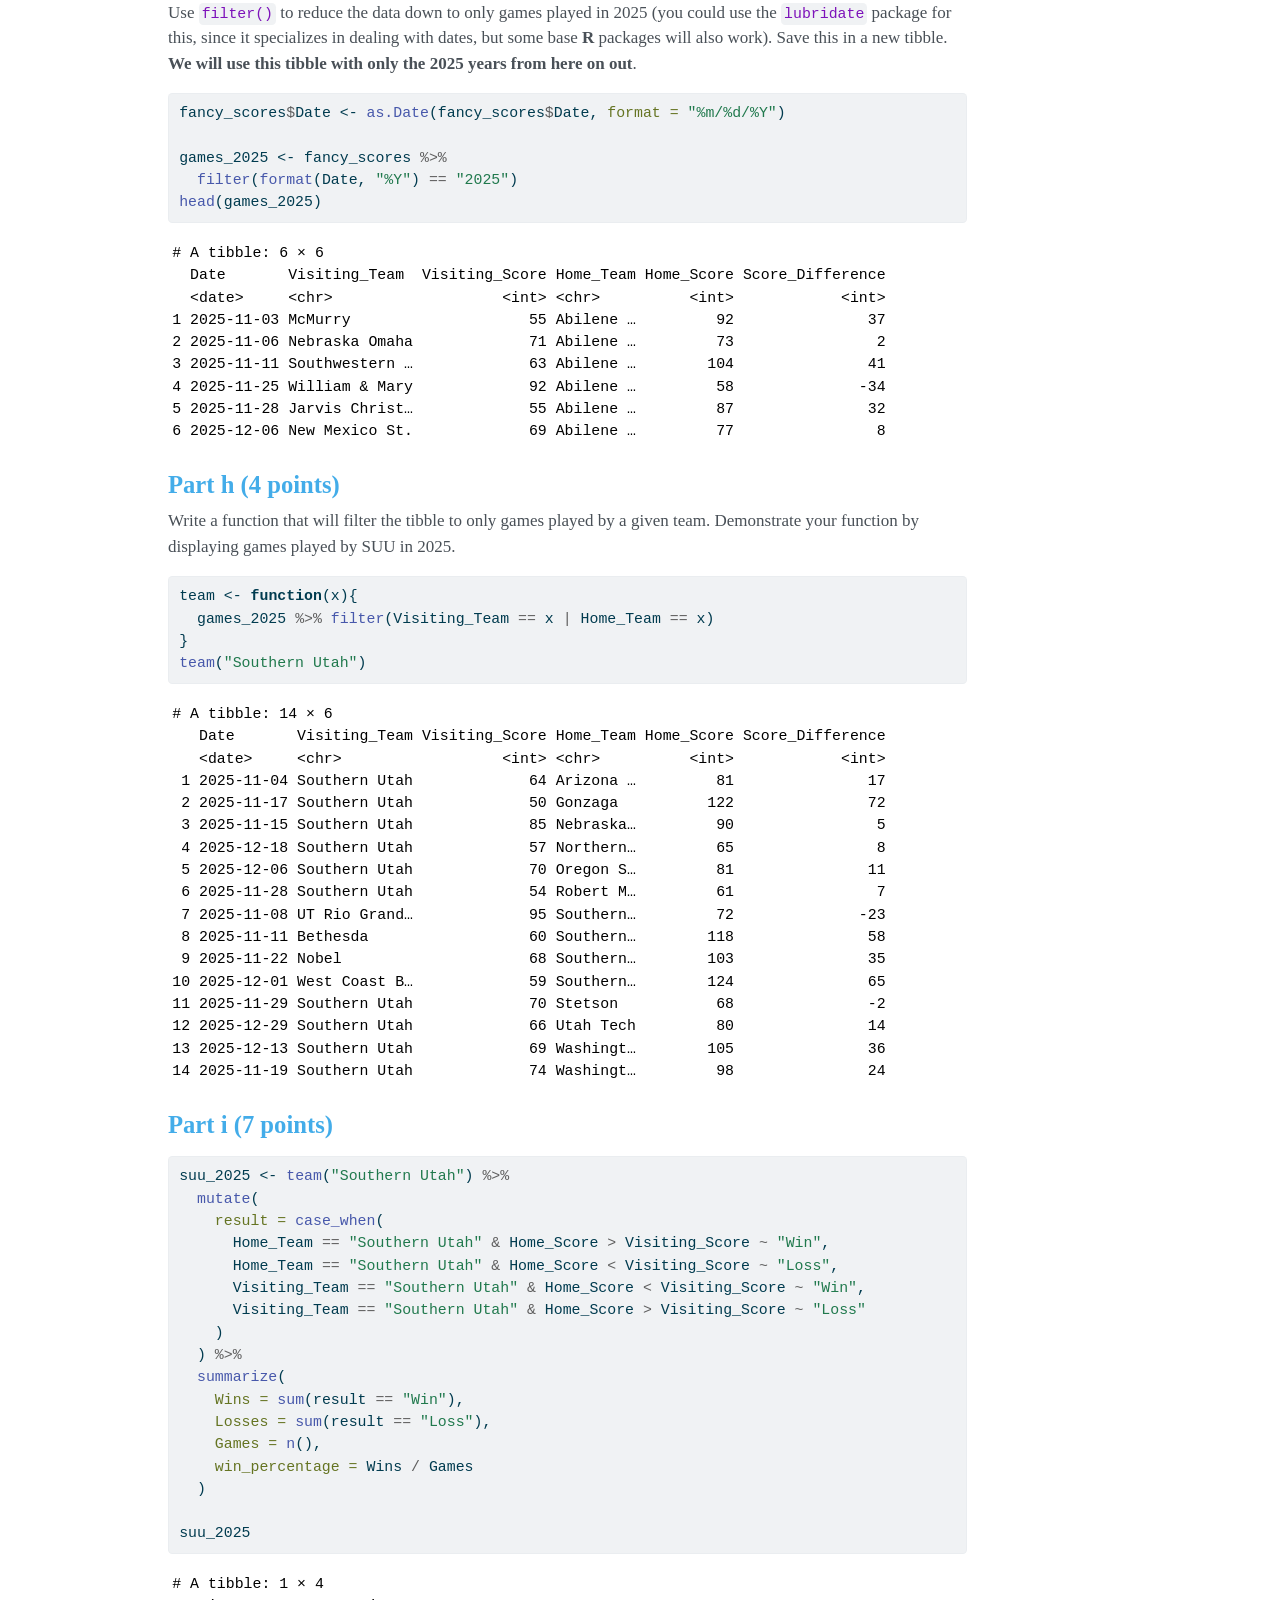
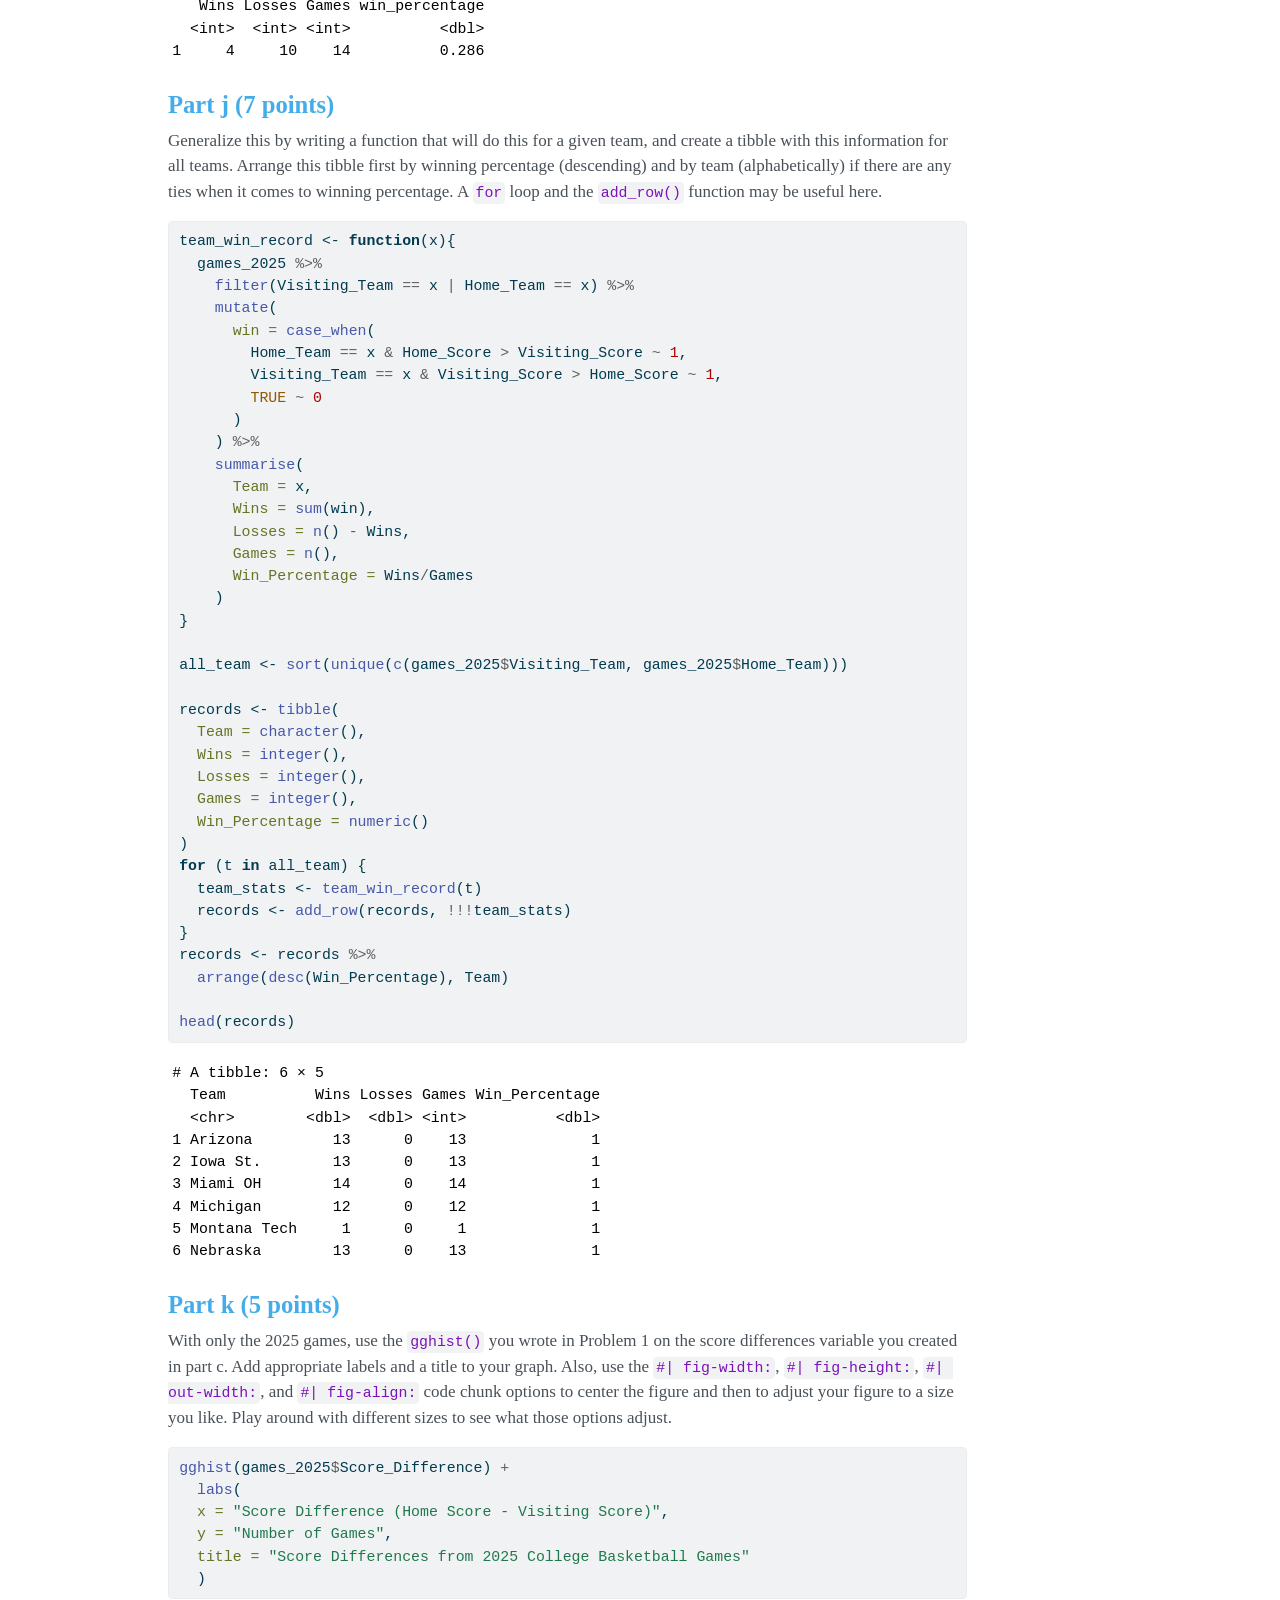
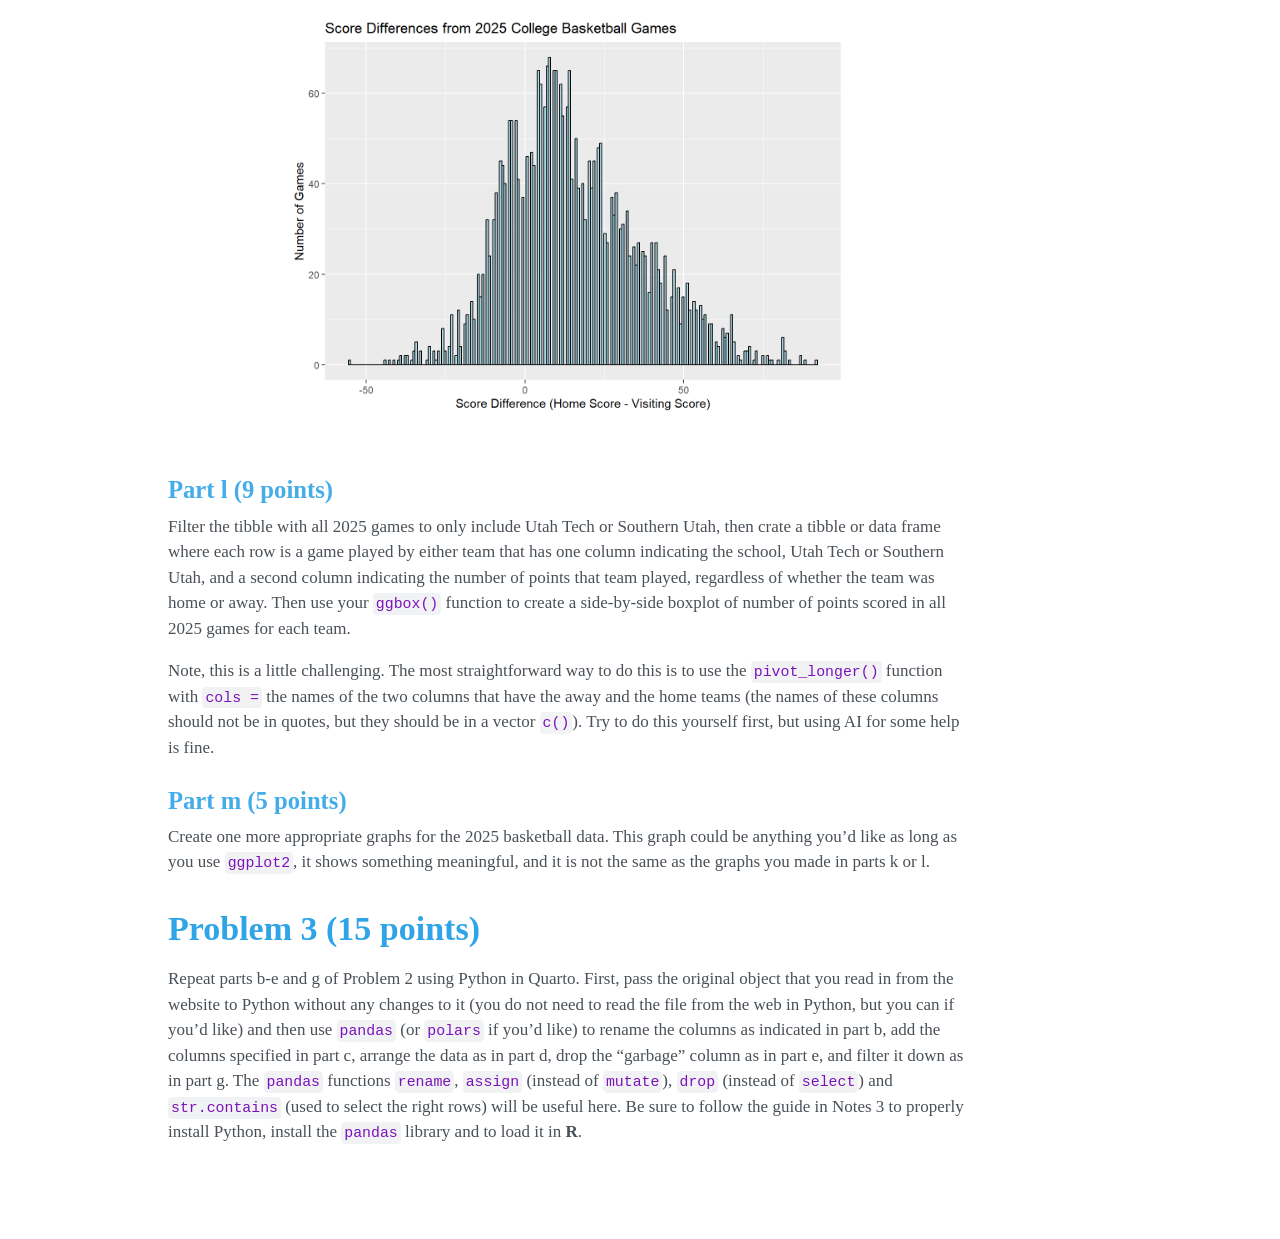
<file: docs/Homework/Homework_1.html>
<!DOCTYPE html>
<html xmlns="http://www.w3.org/1999/xhtml" lang="en" xml:lang="en"><head>

<meta charset="utf-8">
<meta name="generator" content="quarto-1.8.27">

<meta name="viewport" content="width=device-width, initial-scale=1.0, user-scalable=yes">


<title>MATH 3190 Homework 1 – Lab 3 Website</title>
<style>
code{white-space: pre-wrap;}
span.smallcaps{font-variant: small-caps;}
div.columns{display: flex; gap: min(4vw, 1.5em);}
div.column{flex: auto; overflow-x: auto;}
div.hanging-indent{margin-left: 1.5em; text-indent: -1.5em;}
ul.task-list{list-style: none;}
ul.task-list li input[type="checkbox"] {
  width: 0.8em;
  margin: 0 0.8em 0.2em -1em; /* quarto-specific, see https://github.com/quarto-dev/quarto-cli/issues/4556 */ 
  vertical-align: middle;
}
/* CSS for syntax highlighting */
html { -webkit-text-size-adjust: 100%; }
pre > code.sourceCode { white-space: pre; position: relative; }
pre > code.sourceCode > span { display: inline-block; line-height: 1.25; }
pre > code.sourceCode > span:empty { height: 1.2em; }
.sourceCode { overflow: visible; }
code.sourceCode > span { color: inherit; text-decoration: inherit; }
div.sourceCode { margin: 1em 0; }
pre.sourceCode { margin: 0; }
@media screen {
div.sourceCode { overflow: auto; }
}
@media print {
pre > code.sourceCode { white-space: pre-wrap; }
pre > code.sourceCode > span { text-indent: -5em; padding-left: 5em; }
}
pre.numberSource code
  { counter-reset: source-line 0; }
pre.numberSource code > span
  { position: relative; left: -4em; counter-increment: source-line; }
pre.numberSource code > span > a:first-child::before
  { content: counter(source-line);
    position: relative; left: -1em; text-align: right; vertical-align: baseline;
    border: none; display: inline-block;
    -webkit-touch-callout: none; -webkit-user-select: none;
    -khtml-user-select: none; -moz-user-select: none;
    -ms-user-select: none; user-select: none;
    padding: 0 4px; width: 4em;
  }
pre.numberSource { margin-left: 3em;  padding-left: 4px; }
div.sourceCode
  {   }
@media screen {
pre > code.sourceCode > span > a:first-child::before { text-decoration: underline; }
}
</style>


<script src="../site_libs/quarto-nav/quarto-nav.js"></script>
<script src="../site_libs/quarto-nav/headroom.min.js"></script>
<script src="../site_libs/clipboard/clipboard.min.js"></script>
<script src="../site_libs/quarto-search/autocomplete.umd.js"></script>
<script src="../site_libs/quarto-search/fuse.min.js"></script>
<script src="../site_libs/quarto-search/quarto-search.js"></script>
<meta name="quarto:offset" content="../">
<script src="../site_libs/quarto-html/quarto.js" type="module"></script>
<script src="../site_libs/quarto-html/tabsets/tabsets.js" type="module"></script>
<script src="../site_libs/quarto-html/axe/axe-check.js" type="module"></script>
<script src="../site_libs/quarto-html/popper.min.js"></script>
<script src="../site_libs/quarto-html/tippy.umd.min.js"></script>
<script src="../site_libs/quarto-html/anchor.min.js"></script>
<link href="../site_libs/quarto-html/tippy.css" rel="stylesheet">
<link href="../site_libs/quarto-html/quarto-syntax-highlighting-ed96de9b727972fe78a7b5d16c58bf87.css" rel="stylesheet" id="quarto-text-highlighting-styles">
<script src="../site_libs/bootstrap/bootstrap.min.js"></script>
<link href="../site_libs/bootstrap/bootstrap-icons.css" rel="stylesheet">
<link href="../site_libs/bootstrap/bootstrap-c94621de8f4cf74c4b99024bdf964470.min.css" rel="stylesheet" append-hash="true" id="quarto-bootstrap" data-mode="light">
<script id="quarto-search-options" type="application/json">{
  "location": "navbar",
  "copy-button": false,
  "collapse-after": 3,
  "panel-placement": "end",
  "type": "overlay",
  "limit": 50,
  "keyboard-shortcut": [
    "f",
    "/",
    "s"
  ],
  "show-item-context": false,
  "language": {
    "search-no-results-text": "No results",
    "search-matching-documents-text": "matching documents",
    "search-copy-link-title": "Copy link to search",
    "search-hide-matches-text": "Hide additional matches",
    "search-more-match-text": "more match in this document",
    "search-more-matches-text": "more matches in this document",
    "search-clear-button-title": "Clear",
    "search-text-placeholder": "",
    "search-detached-cancel-button-title": "Cancel",
    "search-submit-button-title": "Submit",
    "search-label": "Search"
  }
}</script>


<link rel="stylesheet" href="../styles.css">
</head>

<body class="nav-fixed quarto-light">

<div id="quarto-search-results"></div>
  <header id="quarto-header" class="headroom fixed-top">
    <nav class="navbar navbar-expand-lg " data-bs-theme="dark">
      <div class="navbar-container container-fluid">
      <div class="navbar-brand-container mx-auto">
    <a class="navbar-brand" href="../index.html">
    <span class="navbar-title">Lab 3 Website</span>
    </a>
  </div>
            <div id="quarto-search" class="" title="Search"></div>
          <button class="navbar-toggler" type="button" data-bs-toggle="collapse" data-bs-target="#navbarCollapse" aria-controls="navbarCollapse" role="menu" aria-expanded="false" aria-label="Toggle navigation" onclick="if (window.quartoToggleHeadroom) { window.quartoToggleHeadroom(); }">
  <span class="navbar-toggler-icon"></span>
</button>
          <div class="collapse navbar-collapse" id="navbarCollapse">
            <ul class="navbar-nav navbar-nav-scroll me-auto">
  <li class="nav-item">
    <a class="nav-link" href="../index.html"> 
<span class="menu-text">Home</span></a>
  </li>  
  <li class="nav-item">
    <a class="nav-link active" href="../Homework/Homework_1.html" aria-current="page"> 
<span class="menu-text">Homework 1</span></a>
  </li>  
  <li class="nav-item">
    <a class="nav-link" href="../Homework/Homework_2.html"> 
<span class="menu-text">Homework 2</span></a>
  </li>  
  <li class="nav-item">
    <a class="nav-link" href="../Homework/Homework_3.html"> 
<span class="menu-text">Homework 3</span></a>
  </li>  
  <li class="nav-item">
    <a class="nav-link" href="../Homework/Homework_4.html"> 
<span class="menu-text">Homework 4</span></a>
  </li>  
  <li class="nav-item">
    <a class="nav-link" href="../Homework/Homework_5.html"> 
<span class="menu-text">Homework 5</span></a>
  </li>  
  <li class="nav-item">
    <a class="nav-link" href="../Homework/Homework_6.html"> 
<span class="menu-text">Homework 6</span></a>
  </li>  
  <li class="nav-item">
    <a class="nav-link" href="../Homework/Homework_7.html"> 
<span class="menu-text">Homework 7</span></a>
  </li>  
  <li class="nav-item">
    <a class="nav-link" href="../Homework/Homework_8.html"> 
<span class="menu-text">Homework 8</span></a>
  </li>  
</ul>
          </div> <!-- /navcollapse -->
            <div class="quarto-navbar-tools">
</div>
      </div> <!-- /container-fluid -->
    </nav>
</header>
<!-- content -->
<div id="quarto-content" class="quarto-container page-columns page-rows-contents page-layout-article page-navbar">
<!-- sidebar -->
<!-- margin-sidebar -->
    <div id="quarto-margin-sidebar" class="sidebar margin-sidebar">
        <nav id="TOC" role="doc-toc" class="toc-active">
    <h2 id="toc-title">On this page</h2>
   
  <ul>
  <li><a href="#problem-1-18-points" id="toc-problem-1-18-points" class="nav-link active" data-scroll-target="#problem-1-18-points">Problem 1 (18 points)</a></li>
  <li><a href="#problem-2-57-points" id="toc-problem-2-57-points" class="nav-link" data-scroll-target="#problem-2-57-points">Problem 2 (57 points)</a>
  <ul class="collapse">
  <li><a href="#part-a-6-points" id="toc-part-a-6-points" class="nav-link" data-scroll-target="#part-a-6-points">Part a (6 points)</a></li>
  <li><a href="#part-b-2-points" id="toc-part-b-2-points" class="nav-link" data-scroll-target="#part-b-2-points">Part b (2 points)</a></li>
  <li><a href="#part-c-2-points" id="toc-part-c-2-points" class="nav-link" data-scroll-target="#part-c-2-points">Part c (2 points)</a></li>
  <li><a href="#part-d-2-points" id="toc-part-d-2-points" class="nav-link" data-scroll-target="#part-d-2-points">Part d (2 points)</a></li>
  <li><a href="#part-e-2-points" id="toc-part-e-2-points" class="nav-link" data-scroll-target="#part-e-2-points">Part e (2 points)</a></li>
  <li><a href="#part-f-3-points" id="toc-part-f-3-points" class="nav-link" data-scroll-target="#part-f-3-points">Part f (3 points)</a></li>
  <li><a href="#part-g-3-points" id="toc-part-g-3-points" class="nav-link" data-scroll-target="#part-g-3-points">Part g (3 points)</a></li>
  <li><a href="#part-h-4-points" id="toc-part-h-4-points" class="nav-link" data-scroll-target="#part-h-4-points">Part h (4 points)</a></li>
  <li><a href="#part-i-7-points" id="toc-part-i-7-points" class="nav-link" data-scroll-target="#part-i-7-points">Part i (7 points)</a></li>
  <li><a href="#part-j-7-points" id="toc-part-j-7-points" class="nav-link" data-scroll-target="#part-j-7-points">Part j (7 points)</a></li>
  <li><a href="#part-k-5-points" id="toc-part-k-5-points" class="nav-link" data-scroll-target="#part-k-5-points">Part k (5 points)</a></li>
  <li><a href="#part-l-9-points" id="toc-part-l-9-points" class="nav-link" data-scroll-target="#part-l-9-points">Part l (9 points)</a></li>
  <li><a href="#part-m-5-points" id="toc-part-m-5-points" class="nav-link" data-scroll-target="#part-m-5-points">Part m (5 points)</a></li>
  </ul></li>
  <li><a href="#problem-3-15-points" id="toc-problem-3-15-points" class="nav-link" data-scroll-target="#problem-3-15-points">Problem 3 (15 points)</a></li>
  </ul>
</nav>
    </div>
<!-- main -->
<main class="content" id="quarto-document-content">

<header id="title-block-header" class="quarto-title-block default">
<div class="quarto-title">
<h1 class="title"><strong>MATH 3190 Homework 1</strong></h1>
<p class="subtitle lead"></p><p>Due January 29, 2026<br>
Focus: Notes 1-3<br>
Total Points: 90 + 10 (Self-Critique Comment and Uploading to GitHub) = 100</p><p></p>
</div>



<div class="quarto-title-meta">

    
  
    
  </div>
  


</header>


<p>Note that your homework should be completed in Quarto. You can just add your answers and code to this document in the appropriate part. The file should be rendered as an html document. You will “turn in” this homework by uploading the files, the .qmd and output file, to your GitHub <code>Math_3190_Assignment</code> repository in the <code>Homework/Homework_1</code> directory. Make sure all supporting files (if there are any) are in this directory as well. You should use <code>git</code> and <code>Unix</code> commands in a terminal for this. In addition, you will submit just your html or pdf file on Canvas to unlock the solutions.</p>
<p>Don’t forget to also put a <u>self-critique comment</u> on Canvas indicating what you did correctly and incorrectly and include any questions you may have about the assignment after submitting the assignment and thoroughly looking through the solutions.</p>
<section id="problem-1-18-points" class="level1">
<h1>Problem 1 (18 points)</h1>
<div class="cell">
<div class="code-copy-outer-scaffold"><div class="sourceCode cell-code" id="cb1"><pre class="sourceCode r code-with-copy"><code class="sourceCode r"><span id="cb1-1"><a href="#cb1-1" aria-hidden="true" tabindex="-1"></a><span class="fu">library</span>(ggplot2)</span>
<span id="cb1-2"><a href="#cb1-2" aria-hidden="true" tabindex="-1"></a></span>
<span id="cb1-3"><a href="#cb1-3" aria-hidden="true" tabindex="-1"></a>gghist <span class="ot">&lt;-</span> <span class="cf">function</span>(x){</span>
<span id="cb1-4"><a href="#cb1-4" aria-hidden="true" tabindex="-1"></a>  <span class="cf">if</span> (<span class="sc">!</span><span class="fu">is.numeric</span>(x)) {</span>
<span id="cb1-5"><a href="#cb1-5" aria-hidden="true" tabindex="-1"></a>    <span class="fu">stop</span>(<span class="st">"Please enter a numeric vector"</span>)</span>
<span id="cb1-6"><a href="#cb1-6" aria-hidden="true" tabindex="-1"></a>  }</span>
<span id="cb1-7"><a href="#cb1-7" aria-hidden="true" tabindex="-1"></a>  df <span class="ot">&lt;-</span> <span class="fu">data.frame</span>(<span class="at">x =</span> x)</span>
<span id="cb1-8"><a href="#cb1-8" aria-hidden="true" tabindex="-1"></a>  </span>
<span id="cb1-9"><a href="#cb1-9" aria-hidden="true" tabindex="-1"></a>  <span class="fu">ggplot</span>(df, <span class="fu">aes</span>(<span class="at">x =</span> x)) <span class="sc">+</span></span>
<span id="cb1-10"><a href="#cb1-10" aria-hidden="true" tabindex="-1"></a>    <span class="fu">geom_histogram</span>(</span>
<span id="cb1-11"><a href="#cb1-11" aria-hidden="true" tabindex="-1"></a>      <span class="at">binwidth =</span><span class="fl">0.7</span>,</span>
<span id="cb1-12"><a href="#cb1-12" aria-hidden="true" tabindex="-1"></a>      <span class="at">color =</span><span class="st">"black"</span>,</span>
<span id="cb1-13"><a href="#cb1-13" aria-hidden="true" tabindex="-1"></a>      <span class="at">fill =</span><span class="st">"lightblue"</span>) <span class="sc">+</span></span>
<span id="cb1-14"><a href="#cb1-14" aria-hidden="true" tabindex="-1"></a>    <span class="fu">labs</span>(<span class="at">y =</span><span class="st">"Count"</span>, <span class="at">x =</span><span class="st">"Input"</span>, <span class="at">title =</span><span class="st">"Histogram"</span>)</span>
<span id="cb1-15"><a href="#cb1-15" aria-hidden="true" tabindex="-1"></a>}</span></code></pre></div><button title="Copy to Clipboard" class="code-copy-button"><i class="bi"></i></button></div>
</div>
<div class="cell">
<div class="code-copy-outer-scaffold"><div class="sourceCode cell-code" id="cb2"><pre class="sourceCode r code-with-copy"><code class="sourceCode r"><span id="cb2-1"><a href="#cb2-1" aria-hidden="true" tabindex="-1"></a><span class="fu">library</span>(ggplot2)</span>
<span id="cb2-2"><a href="#cb2-2" aria-hidden="true" tabindex="-1"></a></span>
<span id="cb2-3"><a href="#cb2-3" aria-hidden="true" tabindex="-1"></a>ggbox <span class="ot">&lt;-</span> <span class="cf">function</span>(x, <span class="at">group =</span><span class="cn">NULL</span>, <span class="at">orientation =</span> <span class="fu">c</span>(<span class="st">"horizontal"</span>, <span class="st">"vertical"</span>)){</span>
<span id="cb2-4"><a href="#cb2-4" aria-hidden="true" tabindex="-1"></a>  </span>
<span id="cb2-5"><a href="#cb2-5" aria-hidden="true" tabindex="-1"></a>  <span class="cf">if</span> (<span class="sc">!</span><span class="fu">is.numeric</span>(x)){</span>
<span id="cb2-6"><a href="#cb2-6" aria-hidden="true" tabindex="-1"></a>    <span class="fu">stop</span>(<span class="st">"Please enter a numeric vector"</span>)</span>
<span id="cb2-7"><a href="#cb2-7" aria-hidden="true" tabindex="-1"></a>  }</span>
<span id="cb2-8"><a href="#cb2-8" aria-hidden="true" tabindex="-1"></a>  </span>
<span id="cb2-9"><a href="#cb2-9" aria-hidden="true" tabindex="-1"></a>  <span class="cf">if</span> (<span class="fu">is.null</span>(group)){</span>
<span id="cb2-10"><a href="#cb2-10" aria-hidden="true" tabindex="-1"></a>    y <span class="ot">&lt;-</span> <span class="fu">data.frame</span>(<span class="at">x =</span> x)</span>
<span id="cb2-11"><a href="#cb2-11" aria-hidden="true" tabindex="-1"></a>    </span>
<span id="cb2-12"><a href="#cb2-12" aria-hidden="true" tabindex="-1"></a>    g <span class="ot">&lt;-</span> <span class="fu">ggplot</span>(y, <span class="fu">aes</span>(<span class="at">y =</span> x)) <span class="sc">+</span></span>
<span id="cb2-13"><a href="#cb2-13" aria-hidden="true" tabindex="-1"></a>      <span class="fu">geom_boxplot</span>(<span class="at">fill =</span><span class="st">"lightgreen"</span>) <span class="sc">+</span></span>
<span id="cb2-14"><a href="#cb2-14" aria-hidden="true" tabindex="-1"></a>      <span class="fu">labs</span>(<span class="at">x =</span><span class="st">""</span>, <span class="at">y =</span><span class="st">""</span>)</span>
<span id="cb2-15"><a href="#cb2-15" aria-hidden="true" tabindex="-1"></a>  } <span class="cf">else</span> {</span>
<span id="cb2-16"><a href="#cb2-16" aria-hidden="true" tabindex="-1"></a>    y <span class="ot">&lt;-</span> <span class="fu">data.frame</span>(<span class="at">x =</span> x, <span class="at">group =</span> group)</span>
<span id="cb2-17"><a href="#cb2-17" aria-hidden="true" tabindex="-1"></a>    </span>
<span id="cb2-18"><a href="#cb2-18" aria-hidden="true" tabindex="-1"></a>    g <span class="ot">&lt;-</span> <span class="fu">ggplot</span>(y, <span class="fu">aes</span>(<span class="at">x =</span>group, <span class="at">y =</span>x)) <span class="sc">+</span></span>
<span id="cb2-19"><a href="#cb2-19" aria-hidden="true" tabindex="-1"></a>      <span class="fu">geom_boxplot</span>(<span class="at">fill =</span><span class="st">"pink"</span>) <span class="sc">+</span></span>
<span id="cb2-20"><a href="#cb2-20" aria-hidden="true" tabindex="-1"></a>      <span class="fu">labs</span>(<span class="at">x =</span><span class="st">""</span>, <span class="at">y=</span><span class="st">""</span>)</span>
<span id="cb2-21"><a href="#cb2-21" aria-hidden="true" tabindex="-1"></a>  }</span>
<span id="cb2-22"><a href="#cb2-22" aria-hidden="true" tabindex="-1"></a>  </span>
<span id="cb2-23"><a href="#cb2-23" aria-hidden="true" tabindex="-1"></a>  <span class="cf">if</span> (orientation <span class="sc">==</span> <span class="st">"horizontal"</span>){</span>
<span id="cb2-24"><a href="#cb2-24" aria-hidden="true" tabindex="-1"></a>    g <span class="ot">&lt;-</span> g <span class="sc">+</span> <span class="fu">coord_flip</span>()</span>
<span id="cb2-25"><a href="#cb2-25" aria-hidden="true" tabindex="-1"></a>  }</span>
<span id="cb2-26"><a href="#cb2-26" aria-hidden="true" tabindex="-1"></a>  </span>
<span id="cb2-27"><a href="#cb2-27" aria-hidden="true" tabindex="-1"></a>  <span class="fu">return</span>(g)</span>
<span id="cb2-28"><a href="#cb2-28" aria-hidden="true" tabindex="-1"></a>}</span></code></pre></div><button title="Copy to Clipboard" class="code-copy-button"><i class="bi"></i></button></div>
</div>
</section>
<section id="problem-2-57-points" class="level1">
<h1>Problem 2 (57 points)</h1>
<section id="part-a-6-points" class="level3">
<h3 class="anchored" data-anchor-id="part-a-6-points">Part a (6 points)</h3>
<div class="cell">
<div class="code-copy-outer-scaffold"><div class="sourceCode cell-code" id="cb3"><pre class="sourceCode r code-with-copy"><code class="sourceCode r"><span id="cb3-1"><a href="#cb3-1" aria-hidden="true" tabindex="-1"></a><span class="fu">library</span>(tidyverse)</span></code></pre></div><button title="Copy to Clipboard" class="code-copy-button"><i class="bi"></i></button></div>
<div class="cell-output cell-output-stderr">
<pre><code>Warning: package 'dplyr' was built under R version 4.5.3</code></pre>
</div>
<div class="cell-output cell-output-stderr">
<pre><code>── Attaching core tidyverse packages ──────────────────────── tidyverse 2.0.0 ──
✔ dplyr     1.2.1     ✔ readr     2.1.6
✔ forcats   1.0.1     ✔ stringr   1.6.0
✔ lubridate 1.9.4     ✔ tibble    3.3.1
✔ purrr     1.2.1     ✔ tidyr     1.3.2
── Conflicts ────────────────────────────────────────── tidyverse_conflicts() ──
✖ dplyr::filter() masks stats::filter()
✖ dplyr::lag()    masks stats::lag()
ℹ Use the conflicted package (&lt;http://conflicted.r-lib.org/&gt;) to force all conflicts to become errors</code></pre>
</div>
<div class="code-copy-outer-scaffold"><div class="sourceCode cell-code" id="cb6"><pre class="sourceCode r code-with-copy"><code class="sourceCode r"><span id="cb6-1"><a href="#cb6-1" aria-hidden="true" tabindex="-1"></a>cbbga <span class="ot">&lt;-</span> <span class="fu">tibble</span>(</span>
<span id="cb6-2"><a href="#cb6-2" aria-hidden="true" tabindex="-1"></a>  <span class="fu">read.fwf</span>(<span class="st">"http://kenpom.com/cbbga26.txt"</span>,</span>
<span id="cb6-3"><a href="#cb6-3" aria-hidden="true" tabindex="-1"></a>           <span class="at">widths =</span><span class="fu">c</span>(<span class="dv">10</span>, <span class="dv">24</span>, <span class="dv">3</span>, <span class="dv">24</span>, <span class="dv">3</span>, <span class="dv">20</span>),</span>
<span id="cb6-4"><a href="#cb6-4" aria-hidden="true" tabindex="-1"></a>           <span class="at">strip.white =</span><span class="cn">TRUE</span>)</span>
<span id="cb6-5"><a href="#cb6-5" aria-hidden="true" tabindex="-1"></a>  )</span></code></pre></div><button title="Copy to Clipboard" class="code-copy-button"><i class="bi"></i></button></div>
</div>
</section>
<section id="part-b-2-points" class="level3">
<h3 class="anchored" data-anchor-id="part-b-2-points">Part b (2 points)</h3>
<div class="cell">
<div class="code-copy-outer-scaffold"><div class="sourceCode cell-code" id="cb7"><pre class="sourceCode r code-with-copy"><code class="sourceCode r"><span id="cb7-1"><a href="#cb7-1" aria-hidden="true" tabindex="-1"></a>cbbga2 <span class="ot">&lt;-</span> cbbga <span class="sc">|&gt;</span> </span>
<span id="cb7-2"><a href="#cb7-2" aria-hidden="true" tabindex="-1"></a><span class="fu">rename</span>(</span>
<span id="cb7-3"><a href="#cb7-3" aria-hidden="true" tabindex="-1"></a>  <span class="at">Date =</span> V1, </span>
<span id="cb7-4"><a href="#cb7-4" aria-hidden="true" tabindex="-1"></a>  <span class="at">Visiting_Team =</span> V2,</span>
<span id="cb7-5"><a href="#cb7-5" aria-hidden="true" tabindex="-1"></a>  <span class="at">Visiting_Score =</span> V3,</span>
<span id="cb7-6"><a href="#cb7-6" aria-hidden="true" tabindex="-1"></a>  <span class="at">Home_Team =</span> V4,</span>
<span id="cb7-7"><a href="#cb7-7" aria-hidden="true" tabindex="-1"></a>  <span class="at">Home_Score =</span> V5,</span>
<span id="cb7-8"><a href="#cb7-8" aria-hidden="true" tabindex="-1"></a>  <span class="at">Random =</span> V6</span>
<span id="cb7-9"><a href="#cb7-9" aria-hidden="true" tabindex="-1"></a>)</span>
<span id="cb7-10"><a href="#cb7-10" aria-hidden="true" tabindex="-1"></a><span class="fu">head</span>(cbbga2)</span></code></pre></div><button title="Copy to Clipboard" class="code-copy-button"><i class="bi"></i></button></div>
<div class="cell-output cell-output-stdout">
<pre><code># A tibble: 6 × 6
  Date       Visiting_Team Visiting_Score Home_Team         Home_Score Random   
  &lt;chr&gt;      &lt;chr&gt;                  &lt;int&gt; &lt;chr&gt;                  &lt;int&gt; &lt;chr&gt;    
1 11/03/2025 McMurry                   55 Abilene Christian         92 ""       
2 11/03/2025 James Madison             71 Akron                     85 ""       
3 11/03/2025 North Dakota              62 Alabama                   91 ""       
4 11/03/2025 Blue Mountain             60 Alabama A&amp;M               80 ""       
5 11/03/2025 Florida                   87 Arizona                   93 "N   Las…
6 11/03/2025 Southern                  77 Arkansas                 109 ""       </code></pre>
</div>
</div>
</section>
<section id="part-c-2-points" class="level3">
<h3 class="anchored" data-anchor-id="part-c-2-points">Part c (2 points)</h3>
<div class="cell">
<div class="code-copy-outer-scaffold"><div class="sourceCode cell-code" id="cb9"><pre class="sourceCode r code-with-copy"><code class="sourceCode r"><span id="cb9-1"><a href="#cb9-1" aria-hidden="true" tabindex="-1"></a>cbbga3 <span class="ot">&lt;-</span> cbbga2 <span class="sc">|&gt;</span></span>
<span id="cb9-2"><a href="#cb9-2" aria-hidden="true" tabindex="-1"></a>  <span class="fu">mutate</span>(</span>
<span id="cb9-3"><a href="#cb9-3" aria-hidden="true" tabindex="-1"></a>    <span class="at">Score_Difference =</span> Home_Score <span class="sc">-</span> Visiting_Score</span>
<span id="cb9-4"><a href="#cb9-4" aria-hidden="true" tabindex="-1"></a>  )</span>
<span id="cb9-5"><a href="#cb9-5" aria-hidden="true" tabindex="-1"></a><span class="fu">head</span>(cbbga3)</span></code></pre></div><button title="Copy to Clipboard" class="code-copy-button"><i class="bi"></i></button></div>
<div class="cell-output cell-output-stdout">
<pre><code># A tibble: 6 × 7
  Date       Visiting_Team Visiting_Score Home_Team         Home_Score Random   
  &lt;chr&gt;      &lt;chr&gt;                  &lt;int&gt; &lt;chr&gt;                  &lt;int&gt; &lt;chr&gt;    
1 11/03/2025 McMurry                   55 Abilene Christian         92 ""       
2 11/03/2025 James Madison             71 Akron                     85 ""       
3 11/03/2025 North Dakota              62 Alabama                   91 ""       
4 11/03/2025 Blue Mountain             60 Alabama A&amp;M               80 ""       
5 11/03/2025 Florida                   87 Arizona                   93 "N   Las…
6 11/03/2025 Southern                  77 Arkansas                 109 ""       
# ℹ 1 more variable: Score_Difference &lt;int&gt;</code></pre>
</div>
</div>
</section>
<section id="part-d-2-points" class="level3">
<h3 class="anchored" data-anchor-id="part-d-2-points">Part d (2 points)</h3>
<div class="cell">
<div class="code-copy-outer-scaffold"><div class="sourceCode cell-code" id="cb11"><pre class="sourceCode r code-with-copy"><code class="sourceCode r"><span id="cb11-1"><a href="#cb11-1" aria-hidden="true" tabindex="-1"></a>cbbga4 <span class="ot">&lt;-</span> cbbga3 <span class="sc">|&gt;</span></span>
<span id="cb11-2"><a href="#cb11-2" aria-hidden="true" tabindex="-1"></a>  <span class="fu">arrange</span>(Home_Team)</span>
<span id="cb11-3"><a href="#cb11-3" aria-hidden="true" tabindex="-1"></a><span class="fu">head</span>(cbbga4)</span></code></pre></div><button title="Copy to Clipboard" class="code-copy-button"><i class="bi"></i></button></div>
<div class="cell-output cell-output-stdout">
<pre><code># A tibble: 6 × 7
  Date       Visiting_Team          Visiting_Score Home_Team   Home_Score Random
  &lt;chr&gt;      &lt;chr&gt;                           &lt;int&gt; &lt;chr&gt;            &lt;int&gt; &lt;chr&gt; 
1 11/03/2025 McMurry                            55 Abilene Ch…         92 ""    
2 11/06/2025 Nebraska Omaha                     71 Abilene Ch…         73 ""    
3 11/11/2025 Southwestern Adventist             63 Abilene Ch…        104 ""    
4 11/25/2025 William &amp; Mary                     92 Abilene Ch…         58 "N   …
5 11/28/2025 Jarvis Christian                   55 Abilene Ch…         87 ""    
6 12/06/2025 New Mexico St.                     69 Abilene Ch…         77 ""    
# ℹ 1 more variable: Score_Difference &lt;int&gt;</code></pre>
</div>
</div>
</section>
<section id="part-e-2-points" class="level3">
<h3 class="anchored" data-anchor-id="part-e-2-points">Part e (2 points)</h3>
<div class="cell">
<div class="code-copy-outer-scaffold"><div class="sourceCode cell-code" id="cb13"><pre class="sourceCode r code-with-copy"><code class="sourceCode r"><span id="cb13-1"><a href="#cb13-1" aria-hidden="true" tabindex="-1"></a>cbbga5 <span class="ot">&lt;-</span> cbbga4 <span class="sc">|&gt;</span></span>
<span id="cb13-2"><a href="#cb13-2" aria-hidden="true" tabindex="-1"></a>  <span class="fu">select</span>(<span class="sc">!</span><span class="st">'Random'</span>)</span>
<span id="cb13-3"><a href="#cb13-3" aria-hidden="true" tabindex="-1"></a><span class="fu">head</span>(cbbga5)</span></code></pre></div><button title="Copy to Clipboard" class="code-copy-button"><i class="bi"></i></button></div>
<div class="cell-output cell-output-stdout">
<pre><code># A tibble: 6 × 6
  Date       Visiting_Team  Visiting_Score Home_Team Home_Score Score_Difference
  &lt;chr&gt;      &lt;chr&gt;                   &lt;int&gt; &lt;chr&gt;          &lt;int&gt;            &lt;int&gt;
1 11/03/2025 McMurry                    55 Abilene …         92               37
2 11/06/2025 Nebraska Omaha             71 Abilene …         73                2
3 11/11/2025 Southwestern …             63 Abilene …        104               41
4 11/25/2025 William &amp; Mary             92 Abilene …         58              -34
5 11/28/2025 Jarvis Christ…             55 Abilene …         87               32
6 12/06/2025 New Mexico St.             69 Abilene …         77                8</code></pre>
</div>
</div>
</section>
<section id="part-f-3-points" class="level3">
<h3 class="anchored" data-anchor-id="part-f-3-points">Part f (3 points)</h3>
<p>Put parts a-e all together in one piping expression (with 5 pipes) and save this as a new object in <strong>R</strong>.</p>
<div class="cell">
<div class="code-copy-outer-scaffold"><div class="sourceCode cell-code" id="cb15"><pre class="sourceCode r code-with-copy"><code class="sourceCode r"><span id="cb15-1"><a href="#cb15-1" aria-hidden="true" tabindex="-1"></a>fancy_scores <span class="ot">&lt;-</span> </span>
<span id="cb15-2"><a href="#cb15-2" aria-hidden="true" tabindex="-1"></a>  <span class="fu">tibble</span>(</span>
<span id="cb15-3"><a href="#cb15-3" aria-hidden="true" tabindex="-1"></a>    <span class="fu">read.fwf</span>(</span>
<span id="cb15-4"><a href="#cb15-4" aria-hidden="true" tabindex="-1"></a>      <span class="st">"http://kenpom.com/cbbga26.txt"</span>,</span>
<span id="cb15-5"><a href="#cb15-5" aria-hidden="true" tabindex="-1"></a>      <span class="at">widths =</span><span class="fu">c</span>(<span class="dv">10</span>, <span class="dv">24</span>, <span class="dv">3</span>, <span class="dv">24</span>, <span class="dv">3</span>, <span class="dv">20</span>),</span>
<span id="cb15-6"><a href="#cb15-6" aria-hidden="true" tabindex="-1"></a>      <span class="at">strip.white =</span><span class="cn">TRUE</span>)</span>
<span id="cb15-7"><a href="#cb15-7" aria-hidden="true" tabindex="-1"></a>  ) <span class="sc">|&gt;</span></span>
<span id="cb15-8"><a href="#cb15-8" aria-hidden="true" tabindex="-1"></a>  <span class="fu">rename</span>(</span>
<span id="cb15-9"><a href="#cb15-9" aria-hidden="true" tabindex="-1"></a>    <span class="at">Date =</span> V1, </span>
<span id="cb15-10"><a href="#cb15-10" aria-hidden="true" tabindex="-1"></a>    <span class="at">Visiting_Team =</span> V2,</span>
<span id="cb15-11"><a href="#cb15-11" aria-hidden="true" tabindex="-1"></a>    <span class="at">Visiting_Score =</span> V3,</span>
<span id="cb15-12"><a href="#cb15-12" aria-hidden="true" tabindex="-1"></a>    <span class="at">Home_Team =</span> V4,</span>
<span id="cb15-13"><a href="#cb15-13" aria-hidden="true" tabindex="-1"></a>    <span class="at">Home_Score =</span> V5,</span>
<span id="cb15-14"><a href="#cb15-14" aria-hidden="true" tabindex="-1"></a>    <span class="at">Random =</span> V6</span>
<span id="cb15-15"><a href="#cb15-15" aria-hidden="true" tabindex="-1"></a>  ) <span class="sc">|&gt;</span></span>
<span id="cb15-16"><a href="#cb15-16" aria-hidden="true" tabindex="-1"></a>  <span class="fu">mutate</span>(</span>
<span id="cb15-17"><a href="#cb15-17" aria-hidden="true" tabindex="-1"></a>    <span class="at">Score_Difference =</span> Home_Score <span class="sc">-</span> Visiting_Score</span>
<span id="cb15-18"><a href="#cb15-18" aria-hidden="true" tabindex="-1"></a>  ) <span class="sc">|&gt;</span> <span class="fu">arrange</span>(Home_Team) <span class="sc">|&gt;</span> <span class="fu">select</span>(<span class="sc">!</span><span class="st">'Random'</span>)</span>
<span id="cb15-19"><a href="#cb15-19" aria-hidden="true" tabindex="-1"></a><span class="fu">head</span>(fancy_scores)</span></code></pre></div><button title="Copy to Clipboard" class="code-copy-button"><i class="bi"></i></button></div>
<div class="cell-output cell-output-stdout">
<pre><code># A tibble: 6 × 6
  Date       Visiting_Team  Visiting_Score Home_Team Home_Score Score_Difference
  &lt;chr&gt;      &lt;chr&gt;                   &lt;int&gt; &lt;chr&gt;          &lt;int&gt;            &lt;int&gt;
1 11/03/2025 McMurry                    55 Abilene …         92               37
2 11/06/2025 Nebraska Omaha             71 Abilene …         73                2
3 11/11/2025 Southwestern …             63 Abilene …        104               41
4 11/25/2025 William &amp; Mary             92 Abilene …         58              -34
5 11/28/2025 Jarvis Christ…             55 Abilene …         87               32
6 12/06/2025 New Mexico St.             69 Abilene …         77                8</code></pre>
</div>
</div>
</section>
<section id="part-g-3-points" class="level3">
<h3 class="anchored" data-anchor-id="part-g-3-points">Part g (3 points)</h3>
<p>Use <code>filter()</code> to reduce the data down to only games played in 2025 (you could use the <code>lubridate</code> package for this, since it specializes in dealing with dates, but some base <strong>R</strong> packages will also work). Save this in a new tibble. <strong>We will use this tibble with only the 2025 years from here on out</strong>.</p>
<div class="cell">
<div class="code-copy-outer-scaffold"><div class="sourceCode cell-code" id="cb17"><pre class="sourceCode r code-with-copy"><code class="sourceCode r"><span id="cb17-1"><a href="#cb17-1" aria-hidden="true" tabindex="-1"></a>fancy_scores<span class="sc">$</span>Date <span class="ot">&lt;-</span> <span class="fu">as.Date</span>(fancy_scores<span class="sc">$</span>Date, <span class="at">format =</span> <span class="st">"%m/%d/%Y"</span>)</span>
<span id="cb17-2"><a href="#cb17-2" aria-hidden="true" tabindex="-1"></a></span>
<span id="cb17-3"><a href="#cb17-3" aria-hidden="true" tabindex="-1"></a>games_2025 <span class="ot">&lt;-</span> fancy_scores <span class="sc">%&gt;%</span> </span>
<span id="cb17-4"><a href="#cb17-4" aria-hidden="true" tabindex="-1"></a>  <span class="fu">filter</span>(<span class="fu">format</span>(Date, <span class="st">"%Y"</span>) <span class="sc">==</span> <span class="st">"2025"</span>)</span>
<span id="cb17-5"><a href="#cb17-5" aria-hidden="true" tabindex="-1"></a><span class="fu">head</span>(games_2025)</span></code></pre></div><button title="Copy to Clipboard" class="code-copy-button"><i class="bi"></i></button></div>
<div class="cell-output cell-output-stdout">
<pre><code># A tibble: 6 × 6
  Date       Visiting_Team  Visiting_Score Home_Team Home_Score Score_Difference
  &lt;date&gt;     &lt;chr&gt;                   &lt;int&gt; &lt;chr&gt;          &lt;int&gt;            &lt;int&gt;
1 2025-11-03 McMurry                    55 Abilene …         92               37
2 2025-11-06 Nebraska Omaha             71 Abilene …         73                2
3 2025-11-11 Southwestern …             63 Abilene …        104               41
4 2025-11-25 William &amp; Mary             92 Abilene …         58              -34
5 2025-11-28 Jarvis Christ…             55 Abilene …         87               32
6 2025-12-06 New Mexico St.             69 Abilene …         77                8</code></pre>
</div>
</div>
</section>
<section id="part-h-4-points" class="level3">
<h3 class="anchored" data-anchor-id="part-h-4-points">Part h (4 points)</h3>
<p>Write a function that will filter the tibble to only games played by a given team. Demonstrate your function by displaying games played by SUU in 2025.</p>
<div class="cell">
<div class="code-copy-outer-scaffold"><div class="sourceCode cell-code" id="cb19"><pre class="sourceCode r code-with-copy"><code class="sourceCode r"><span id="cb19-1"><a href="#cb19-1" aria-hidden="true" tabindex="-1"></a>team <span class="ot">&lt;-</span> <span class="cf">function</span>(x){</span>
<span id="cb19-2"><a href="#cb19-2" aria-hidden="true" tabindex="-1"></a>  games_2025 <span class="sc">%&gt;%</span> <span class="fu">filter</span>(Visiting_Team <span class="sc">==</span> x <span class="sc">|</span> Home_Team <span class="sc">==</span> x)</span>
<span id="cb19-3"><a href="#cb19-3" aria-hidden="true" tabindex="-1"></a>}</span>
<span id="cb19-4"><a href="#cb19-4" aria-hidden="true" tabindex="-1"></a><span class="fu">team</span>(<span class="st">"Southern Utah"</span>)</span></code></pre></div><button title="Copy to Clipboard" class="code-copy-button"><i class="bi"></i></button></div>
<div class="cell-output cell-output-stdout">
<pre><code># A tibble: 14 × 6
   Date       Visiting_Team Visiting_Score Home_Team Home_Score Score_Difference
   &lt;date&gt;     &lt;chr&gt;                  &lt;int&gt; &lt;chr&gt;          &lt;int&gt;            &lt;int&gt;
 1 2025-11-04 Southern Utah             64 Arizona …         81               17
 2 2025-11-17 Southern Utah             50 Gonzaga          122               72
 3 2025-11-15 Southern Utah             85 Nebraska…         90                5
 4 2025-12-18 Southern Utah             57 Northern…         65                8
 5 2025-12-06 Southern Utah             70 Oregon S…         81               11
 6 2025-11-28 Southern Utah             54 Robert M…         61                7
 7 2025-11-08 UT Rio Grand…             95 Southern…         72              -23
 8 2025-11-11 Bethesda                  60 Southern…        118               58
 9 2025-11-22 Nobel                     68 Southern…        103               35
10 2025-12-01 West Coast B…             59 Southern…        124               65
11 2025-11-29 Southern Utah             70 Stetson           68               -2
12 2025-12-29 Southern Utah             66 Utah Tech         80               14
13 2025-12-13 Southern Utah             69 Washingt…        105               36
14 2025-11-19 Southern Utah             74 Washingt…         98               24</code></pre>
</div>
</div>
</section>
<section id="part-i-7-points" class="level3">
<h3 class="anchored" data-anchor-id="part-i-7-points">Part i (7 points)</h3>
<div class="cell">
<div class="code-copy-outer-scaffold"><div class="sourceCode cell-code" id="cb21"><pre class="sourceCode r code-with-copy"><code class="sourceCode r"><span id="cb21-1"><a href="#cb21-1" aria-hidden="true" tabindex="-1"></a>suu_2025 <span class="ot">&lt;-</span> <span class="fu">team</span>(<span class="st">"Southern Utah"</span>) <span class="sc">%&gt;%</span> </span>
<span id="cb21-2"><a href="#cb21-2" aria-hidden="true" tabindex="-1"></a>  <span class="fu">mutate</span>(</span>
<span id="cb21-3"><a href="#cb21-3" aria-hidden="true" tabindex="-1"></a>    <span class="at">result =</span> <span class="fu">case_when</span>(</span>
<span id="cb21-4"><a href="#cb21-4" aria-hidden="true" tabindex="-1"></a>      Home_Team <span class="sc">==</span> <span class="st">"Southern Utah"</span> <span class="sc">&amp;</span> Home_Score <span class="sc">&gt;</span> Visiting_Score <span class="sc">~</span> <span class="st">"Win"</span>,</span>
<span id="cb21-5"><a href="#cb21-5" aria-hidden="true" tabindex="-1"></a>      Home_Team <span class="sc">==</span> <span class="st">"Southern Utah"</span> <span class="sc">&amp;</span> Home_Score <span class="sc">&lt;</span> Visiting_Score <span class="sc">~</span> <span class="st">"Loss"</span>,</span>
<span id="cb21-6"><a href="#cb21-6" aria-hidden="true" tabindex="-1"></a>      Visiting_Team <span class="sc">==</span> <span class="st">"Southern Utah"</span> <span class="sc">&amp;</span> Home_Score <span class="sc">&lt;</span> Visiting_Score <span class="sc">~</span> <span class="st">"Win"</span>,</span>
<span id="cb21-7"><a href="#cb21-7" aria-hidden="true" tabindex="-1"></a>      Visiting_Team <span class="sc">==</span> <span class="st">"Southern Utah"</span> <span class="sc">&amp;</span> Home_Score <span class="sc">&gt;</span> Visiting_Score <span class="sc">~</span> <span class="st">"Loss"</span></span>
<span id="cb21-8"><a href="#cb21-8" aria-hidden="true" tabindex="-1"></a>    )</span>
<span id="cb21-9"><a href="#cb21-9" aria-hidden="true" tabindex="-1"></a>  ) <span class="sc">%&gt;%</span> </span>
<span id="cb21-10"><a href="#cb21-10" aria-hidden="true" tabindex="-1"></a>  <span class="fu">summarize</span>(</span>
<span id="cb21-11"><a href="#cb21-11" aria-hidden="true" tabindex="-1"></a>    <span class="at">Wins =</span> <span class="fu">sum</span>(result <span class="sc">==</span> <span class="st">"Win"</span>),</span>
<span id="cb21-12"><a href="#cb21-12" aria-hidden="true" tabindex="-1"></a>    <span class="at">Losses =</span> <span class="fu">sum</span>(result <span class="sc">==</span> <span class="st">"Loss"</span>),</span>
<span id="cb21-13"><a href="#cb21-13" aria-hidden="true" tabindex="-1"></a>    <span class="at">Games =</span> <span class="fu">n</span>(),</span>
<span id="cb21-14"><a href="#cb21-14" aria-hidden="true" tabindex="-1"></a>    <span class="at">win_percentage =</span> Wins <span class="sc">/</span> Games</span>
<span id="cb21-15"><a href="#cb21-15" aria-hidden="true" tabindex="-1"></a>  )</span>
<span id="cb21-16"><a href="#cb21-16" aria-hidden="true" tabindex="-1"></a></span>
<span id="cb21-17"><a href="#cb21-17" aria-hidden="true" tabindex="-1"></a>suu_2025</span></code></pre></div><button title="Copy to Clipboard" class="code-copy-button"><i class="bi"></i></button></div>
<div class="cell-output cell-output-stdout">
<pre><code># A tibble: 1 × 4
   Wins Losses Games win_percentage
  &lt;int&gt;  &lt;int&gt; &lt;int&gt;          &lt;dbl&gt;
1     4     10    14          0.286</code></pre>
</div>
</div>
</section>
<section id="part-j-7-points" class="level3">
<h3 class="anchored" data-anchor-id="part-j-7-points">Part j (7 points)</h3>
<p>Generalize this by writing a function that will do this for a given team, and create a tibble with this information for all teams. Arrange this tibble first by winning percentage (descending) and by team (alphabetically) if there are any ties when it comes to winning percentage. A <code>for</code> loop and the <code>add_row()</code> function may be useful here.</p>
<div class="cell">
<div class="code-copy-outer-scaffold"><div class="sourceCode cell-code" id="cb23"><pre class="sourceCode r code-with-copy"><code class="sourceCode r"><span id="cb23-1"><a href="#cb23-1" aria-hidden="true" tabindex="-1"></a>team_win_record <span class="ot">&lt;-</span> <span class="cf">function</span>(x){</span>
<span id="cb23-2"><a href="#cb23-2" aria-hidden="true" tabindex="-1"></a>  games_2025 <span class="sc">%&gt;%</span> </span>
<span id="cb23-3"><a href="#cb23-3" aria-hidden="true" tabindex="-1"></a>    <span class="fu">filter</span>(Visiting_Team <span class="sc">==</span> x <span class="sc">|</span> Home_Team <span class="sc">==</span> x) <span class="sc">%&gt;%</span> </span>
<span id="cb23-4"><a href="#cb23-4" aria-hidden="true" tabindex="-1"></a>    <span class="fu">mutate</span>(</span>
<span id="cb23-5"><a href="#cb23-5" aria-hidden="true" tabindex="-1"></a>      <span class="at">win =</span> <span class="fu">case_when</span>(</span>
<span id="cb23-6"><a href="#cb23-6" aria-hidden="true" tabindex="-1"></a>        Home_Team <span class="sc">==</span> x <span class="sc">&amp;</span> Home_Score <span class="sc">&gt;</span> Visiting_Score <span class="sc">~</span> <span class="dv">1</span>,</span>
<span id="cb23-7"><a href="#cb23-7" aria-hidden="true" tabindex="-1"></a>        Visiting_Team <span class="sc">==</span> x <span class="sc">&amp;</span> Visiting_Score <span class="sc">&gt;</span> Home_Score <span class="sc">~</span> <span class="dv">1</span>,</span>
<span id="cb23-8"><a href="#cb23-8" aria-hidden="true" tabindex="-1"></a>        <span class="cn">TRUE</span> <span class="sc">~</span> <span class="dv">0</span></span>
<span id="cb23-9"><a href="#cb23-9" aria-hidden="true" tabindex="-1"></a>      )</span>
<span id="cb23-10"><a href="#cb23-10" aria-hidden="true" tabindex="-1"></a>    ) <span class="sc">%&gt;%</span> </span>
<span id="cb23-11"><a href="#cb23-11" aria-hidden="true" tabindex="-1"></a>    <span class="fu">summarise</span>(</span>
<span id="cb23-12"><a href="#cb23-12" aria-hidden="true" tabindex="-1"></a>      <span class="at">Team =</span> x,</span>
<span id="cb23-13"><a href="#cb23-13" aria-hidden="true" tabindex="-1"></a>      <span class="at">Wins =</span> <span class="fu">sum</span>(win),</span>
<span id="cb23-14"><a href="#cb23-14" aria-hidden="true" tabindex="-1"></a>      <span class="at">Losses =</span> <span class="fu">n</span>() <span class="sc">-</span> Wins,</span>
<span id="cb23-15"><a href="#cb23-15" aria-hidden="true" tabindex="-1"></a>      <span class="at">Games =</span> <span class="fu">n</span>(),</span>
<span id="cb23-16"><a href="#cb23-16" aria-hidden="true" tabindex="-1"></a>      <span class="at">Win_Percentage =</span> Wins<span class="sc">/</span>Games</span>
<span id="cb23-17"><a href="#cb23-17" aria-hidden="true" tabindex="-1"></a>    )</span>
<span id="cb23-18"><a href="#cb23-18" aria-hidden="true" tabindex="-1"></a>}</span>
<span id="cb23-19"><a href="#cb23-19" aria-hidden="true" tabindex="-1"></a></span>
<span id="cb23-20"><a href="#cb23-20" aria-hidden="true" tabindex="-1"></a>all_team <span class="ot">&lt;-</span> <span class="fu">sort</span>(<span class="fu">unique</span>(<span class="fu">c</span>(games_2025<span class="sc">$</span>Visiting_Team, games_2025<span class="sc">$</span>Home_Team)))</span>
<span id="cb23-21"><a href="#cb23-21" aria-hidden="true" tabindex="-1"></a></span>
<span id="cb23-22"><a href="#cb23-22" aria-hidden="true" tabindex="-1"></a>records <span class="ot">&lt;-</span> <span class="fu">tibble</span>(</span>
<span id="cb23-23"><a href="#cb23-23" aria-hidden="true" tabindex="-1"></a>  <span class="at">Team =</span> <span class="fu">character</span>(),</span>
<span id="cb23-24"><a href="#cb23-24" aria-hidden="true" tabindex="-1"></a>  <span class="at">Wins =</span> <span class="fu">integer</span>(),</span>
<span id="cb23-25"><a href="#cb23-25" aria-hidden="true" tabindex="-1"></a>  <span class="at">Losses =</span> <span class="fu">integer</span>(),</span>
<span id="cb23-26"><a href="#cb23-26" aria-hidden="true" tabindex="-1"></a>  <span class="at">Games =</span> <span class="fu">integer</span>(),</span>
<span id="cb23-27"><a href="#cb23-27" aria-hidden="true" tabindex="-1"></a>  <span class="at">Win_Percentage =</span> <span class="fu">numeric</span>()</span>
<span id="cb23-28"><a href="#cb23-28" aria-hidden="true" tabindex="-1"></a>)</span>
<span id="cb23-29"><a href="#cb23-29" aria-hidden="true" tabindex="-1"></a><span class="cf">for</span> (t <span class="cf">in</span> all_team) {</span>
<span id="cb23-30"><a href="#cb23-30" aria-hidden="true" tabindex="-1"></a>  team_stats <span class="ot">&lt;-</span> <span class="fu">team_win_record</span>(t)</span>
<span id="cb23-31"><a href="#cb23-31" aria-hidden="true" tabindex="-1"></a>  records <span class="ot">&lt;-</span> <span class="fu">add_row</span>(records, <span class="sc">!!!</span>team_stats)</span>
<span id="cb23-32"><a href="#cb23-32" aria-hidden="true" tabindex="-1"></a>}</span>
<span id="cb23-33"><a href="#cb23-33" aria-hidden="true" tabindex="-1"></a>records <span class="ot">&lt;-</span> records <span class="sc">%&gt;%</span> </span>
<span id="cb23-34"><a href="#cb23-34" aria-hidden="true" tabindex="-1"></a>  <span class="fu">arrange</span>(<span class="fu">desc</span>(Win_Percentage), Team)</span>
<span id="cb23-35"><a href="#cb23-35" aria-hidden="true" tabindex="-1"></a></span>
<span id="cb23-36"><a href="#cb23-36" aria-hidden="true" tabindex="-1"></a><span class="fu">head</span>(records)</span></code></pre></div><button title="Copy to Clipboard" class="code-copy-button"><i class="bi"></i></button></div>
<div class="cell-output cell-output-stdout">
<pre><code># A tibble: 6 × 5
  Team          Wins Losses Games Win_Percentage
  &lt;chr&gt;        &lt;dbl&gt;  &lt;dbl&gt; &lt;int&gt;          &lt;dbl&gt;
1 Arizona         13      0    13              1
2 Iowa St.        13      0    13              1
3 Miami OH        14      0    14              1
4 Michigan        12      0    12              1
5 Montana Tech     1      0     1              1
6 Nebraska        13      0    13              1</code></pre>
</div>
</div>
</section>
<section id="part-k-5-points" class="level3">
<h3 class="anchored" data-anchor-id="part-k-5-points">Part k (5 points)</h3>
<p>With only the 2025 games, use the <code>gghist()</code> you wrote in Problem 1 on the score differences variable you created in part c.&nbsp;Add appropriate labels and a title to your graph. Also, use the <code>#| fig-width:</code>, <code>#| fig-height:</code>, <code>#| out-width:</code>, and <code>#| fig-align:</code> code chunk options to center the figure and then to adjust your figure to a size you like. Play around with different sizes to see what those options adjust.</p>
<div class="cell" data-layout-align="center">
<div class="code-copy-outer-scaffold"><div class="sourceCode cell-code" id="cb25"><pre class="sourceCode r code-with-copy"><code class="sourceCode r"><span id="cb25-1"><a href="#cb25-1" aria-hidden="true" tabindex="-1"></a><span class="fu">gghist</span>(games_2025<span class="sc">$</span>Score_Difference) <span class="sc">+</span></span>
<span id="cb25-2"><a href="#cb25-2" aria-hidden="true" tabindex="-1"></a>  <span class="fu">labs</span>(</span>
<span id="cb25-3"><a href="#cb25-3" aria-hidden="true" tabindex="-1"></a>  <span class="at">x =</span> <span class="st">"Score Difference (Home Score - Visiting Score)"</span>,</span>
<span id="cb25-4"><a href="#cb25-4" aria-hidden="true" tabindex="-1"></a>  <span class="at">y =</span> <span class="st">"Number of Games"</span>,</span>
<span id="cb25-5"><a href="#cb25-5" aria-hidden="true" tabindex="-1"></a>  <span class="at">title =</span> <span class="st">"Score Differences from 2025 College Basketball Games"</span></span>
<span id="cb25-6"><a href="#cb25-6" aria-hidden="true" tabindex="-1"></a>  )</span></code></pre></div><button title="Copy to Clipboard" class="code-copy-button"><i class="bi"></i></button></div>
<div class="cell-output-display">
<div class="quarto-figure quarto-figure-center">
<figure class="figure">
<p><img src="Homework_1_files/figure-html/Problem 2k-1.png" class="img-fluid quarto-figure quarto-figure-center figure-img" style="width:70.0%"></p>
</figure>
</div>
</div>
</div>
</section>
<section id="part-l-9-points" class="level3">
<h3 class="anchored" data-anchor-id="part-l-9-points">Part l (9 points)</h3>
<p>Filter the tibble with all 2025 games to only include Utah Tech or Southern Utah, then crate a tibble or data frame where each row is a game played by either team that has one column indicating the school, Utah Tech or Southern Utah, and a second column indicating the number of points that team played, regardless of whether the team was home or away. Then use your <code>ggbox()</code> function to create a side-by-side boxplot of number of points scored in all 2025 games for each team.</p>
<p>Note, this is a little challenging. The most straightforward way to do this is to use the <code>pivot_longer()</code> function with <code>cols =</code> the names of the two columns that have the away and the home teams (the names of these columns should not be in quotes, but they should be in a vector <code>c()</code>). Try to do this yourself first, but using AI for some help is fine.</p>
</section>
<section id="part-m-5-points" class="level3">
<h3 class="anchored" data-anchor-id="part-m-5-points">Part m (5 points)</h3>
<p>Create one more appropriate graphs for the 2025 basketball data. This graph could be anything you’d like as long as you use <code>ggplot2</code>, it shows something meaningful, and it is not the same as the graphs you made in parts k or l.</p>
</section>
</section>
<section id="problem-3-15-points" class="level1">
<h1>Problem 3 (15 points)</h1>
<p>Repeat parts b-e and g of Problem 2 using Python in Quarto. First, pass the original object that you read in from the website to Python without any changes to it (you do not need to read the file from the web in Python, but you can if you’d like) and then use <code>pandas</code> (or <code>polars</code> if you’d like) to rename the columns as indicated in part b, add the columns specified in part c, arrange the data as in part d, drop the “garbage” column as in part e, and filter it down as in part g. The <code>pandas</code> functions <code>rename</code>, <code>assign</code> (instead of <code>mutate</code>), <code>drop</code> (instead of <code>select</code>) and <code>str.contains</code> (used to select the right rows) will be useful here. Be sure to follow the guide in Notes 3 to properly install Python, install the <code>pandas</code> library and to load it in <strong>R</strong>.</p>


</section>

</main> <!-- /main -->
<script id="quarto-html-after-body" type="application/javascript">
  window.document.addEventListener("DOMContentLoaded", function (event) {
    const icon = "";
    const anchorJS = new window.AnchorJS();
    anchorJS.options = {
      placement: 'right',
      icon: icon
    };
    anchorJS.add('.anchored');
    const isCodeAnnotation = (el) => {
      for (const clz of el.classList) {
        if (clz.startsWith('code-annotation-')) {                     
          return true;
        }
      }
      return false;
    }
    const onCopySuccess = function(e) {
      // button target
      const button = e.trigger;
      // don't keep focus
      button.blur();
      // flash "checked"
      button.classList.add('code-copy-button-checked');
      var currentTitle = button.getAttribute("title");
      button.setAttribute("title", "Copied!");
      let tooltip;
      if (window.bootstrap) {
        button.setAttribute("data-bs-toggle", "tooltip");
        button.setAttribute("data-bs-placement", "left");
        button.setAttribute("data-bs-title", "Copied!");
        tooltip = new bootstrap.Tooltip(button, 
          { trigger: "manual", 
            customClass: "code-copy-button-tooltip",
            offset: [0, -8]});
        tooltip.show();    
      }
      setTimeout(function() {
        if (tooltip) {
          tooltip.hide();
          button.removeAttribute("data-bs-title");
          button.removeAttribute("data-bs-toggle");
          button.removeAttribute("data-bs-placement");
        }
        button.setAttribute("title", currentTitle);
        button.classList.remove('code-copy-button-checked');
      }, 1000);
      // clear code selection
      e.clearSelection();
    }
    const getTextToCopy = function(trigger) {
      const outerScaffold = trigger.parentElement.cloneNode(true);
      const codeEl = outerScaffold.querySelector('code');
      for (const childEl of codeEl.children) {
        if (isCodeAnnotation(childEl)) {
          childEl.remove();
        }
      }
      return codeEl.innerText;
    }
    const clipboard = new window.ClipboardJS('.code-copy-button:not([data-in-quarto-modal])', {
      text: getTextToCopy
    });
    clipboard.on('success', onCopySuccess);
    if (window.document.getElementById('quarto-embedded-source-code-modal')) {
      const clipboardModal = new window.ClipboardJS('.code-copy-button[data-in-quarto-modal]', {
        text: getTextToCopy,
        container: window.document.getElementById('quarto-embedded-source-code-modal')
      });
      clipboardModal.on('success', onCopySuccess);
    }
      var localhostRegex = new RegExp(/^(?:http|https):\/\/localhost\:?[0-9]*\//);
      var mailtoRegex = new RegExp(/^mailto:/);
        var filterRegex = new RegExp('/' + window.location.host + '/');
      var isInternal = (href) => {
          return filterRegex.test(href) || localhostRegex.test(href) || mailtoRegex.test(href);
      }
      // Inspect non-navigation links and adorn them if external
     var links = window.document.querySelectorAll('a[href]:not(.nav-link):not(.navbar-brand):not(.toc-action):not(.sidebar-link):not(.sidebar-item-toggle):not(.pagination-link):not(.no-external):not([aria-hidden]):not(.dropdown-item):not(.quarto-navigation-tool):not(.about-link)');
      for (var i=0; i<links.length; i++) {
        const link = links[i];
        if (!isInternal(link.href)) {
          // undo the damage that might have been done by quarto-nav.js in the case of
          // links that we want to consider external
          if (link.dataset.originalHref !== undefined) {
            link.href = link.dataset.originalHref;
          }
        }
      }
    function tippyHover(el, contentFn, onTriggerFn, onUntriggerFn) {
      const config = {
        allowHTML: true,
        maxWidth: 500,
        delay: 100,
        arrow: false,
        appendTo: function(el) {
            return el.parentElement;
        },
        interactive: true,
        interactiveBorder: 10,
        theme: 'quarto',
        placement: 'bottom-start',
      };
      if (contentFn) {
        config.content = contentFn;
      }
      if (onTriggerFn) {
        config.onTrigger = onTriggerFn;
      }
      if (onUntriggerFn) {
        config.onUntrigger = onUntriggerFn;
      }
      window.tippy(el, config); 
    }
    const noterefs = window.document.querySelectorAll('a[role="doc-noteref"]');
    for (var i=0; i<noterefs.length; i++) {
      const ref = noterefs[i];
      tippyHover(ref, function() {
        // use id or data attribute instead here
        let href = ref.getAttribute('data-footnote-href') || ref.getAttribute('href');
        try { href = new URL(href).hash; } catch {}
        const id = href.replace(/^#\/?/, "");
        const note = window.document.getElementById(id);
        if (note) {
          return note.innerHTML;
        } else {
          return "";
        }
      });
    }
    const xrefs = window.document.querySelectorAll('a.quarto-xref');
    const processXRef = (id, note) => {
      // Strip column container classes
      const stripColumnClz = (el) => {
        el.classList.remove("page-full", "page-columns");
        if (el.children) {
          for (const child of el.children) {
            stripColumnClz(child);
          }
        }
      }
      stripColumnClz(note)
      if (id === null || id.startsWith('sec-')) {
        // Special case sections, only their first couple elements
        const container = document.createElement("div");
        if (note.children && note.children.length > 2) {
          container.appendChild(note.children[0].cloneNode(true));
          for (let i = 1; i < note.children.length; i++) {
            const child = note.children[i];
            if (child.tagName === "P" && child.innerText === "") {
              continue;
            } else {
              container.appendChild(child.cloneNode(true));
              break;
            }
          }
          if (window.Quarto?.typesetMath) {
            window.Quarto.typesetMath(container);
          }
          return container.innerHTML
        } else {
          if (window.Quarto?.typesetMath) {
            window.Quarto.typesetMath(note);
          }
          return note.innerHTML;
        }
      } else {
        // Remove any anchor links if they are present
        const anchorLink = note.querySelector('a.anchorjs-link');
        if (anchorLink) {
          anchorLink.remove();
        }
        if (window.Quarto?.typesetMath) {
          window.Quarto.typesetMath(note);
        }
        if (note.classList.contains("callout")) {
          return note.outerHTML;
        } else {
          return note.innerHTML;
        }
      }
    }
    for (var i=0; i<xrefs.length; i++) {
      const xref = xrefs[i];
      tippyHover(xref, undefined, function(instance) {
        instance.disable();
        let url = xref.getAttribute('href');
        let hash = undefined; 
        if (url.startsWith('#')) {
          hash = url;
        } else {
          try { hash = new URL(url).hash; } catch {}
        }
        if (hash) {
          const id = hash.replace(/^#\/?/, "");
          const note = window.document.getElementById(id);
          if (note !== null) {
            try {
              const html = processXRef(id, note.cloneNode(true));
              instance.setContent(html);
            } finally {
              instance.enable();
              instance.show();
            }
          } else {
            // See if we can fetch this
            fetch(url.split('#')[0])
            .then(res => res.text())
            .then(html => {
              const parser = new DOMParser();
              const htmlDoc = parser.parseFromString(html, "text/html");
              const note = htmlDoc.getElementById(id);
              if (note !== null) {
                const html = processXRef(id, note);
                instance.setContent(html);
              } 
            }).finally(() => {
              instance.enable();
              instance.show();
            });
          }
        } else {
          // See if we can fetch a full url (with no hash to target)
          // This is a special case and we should probably do some content thinning / targeting
          fetch(url)
          .then(res => res.text())
          .then(html => {
            const parser = new DOMParser();
            const htmlDoc = parser.parseFromString(html, "text/html");
            const note = htmlDoc.querySelector('main.content');
            if (note !== null) {
              // This should only happen for chapter cross references
              // (since there is no id in the URL)
              // remove the first header
              if (note.children.length > 0 && note.children[0].tagName === "HEADER") {
                note.children[0].remove();
              }
              const html = processXRef(null, note);
              instance.setContent(html);
            } 
          }).finally(() => {
            instance.enable();
            instance.show();
          });
        }
      }, function(instance) {
      });
    }
        let selectedAnnoteEl;
        const selectorForAnnotation = ( cell, annotation) => {
          let cellAttr = 'data-code-cell="' + cell + '"';
          let lineAttr = 'data-code-annotation="' +  annotation + '"';
          const selector = 'span[' + cellAttr + '][' + lineAttr + ']';
          return selector;
        }
        const selectCodeLines = (annoteEl) => {
          const doc = window.document;
          const targetCell = annoteEl.getAttribute("data-target-cell");
          const targetAnnotation = annoteEl.getAttribute("data-target-annotation");
          const annoteSpan = window.document.querySelector(selectorForAnnotation(targetCell, targetAnnotation));
          const lines = annoteSpan.getAttribute("data-code-lines").split(",");
          const lineIds = lines.map((line) => {
            return targetCell + "-" + line;
          })
          let top = null;
          let height = null;
          let parent = null;
          if (lineIds.length > 0) {
              //compute the position of the single el (top and bottom and make a div)
              const el = window.document.getElementById(lineIds[0]);
              top = el.offsetTop;
              height = el.offsetHeight;
              parent = el.parentElement.parentElement;
            if (lineIds.length > 1) {
              const lastEl = window.document.getElementById(lineIds[lineIds.length - 1]);
              const bottom = lastEl.offsetTop + lastEl.offsetHeight;
              height = bottom - top;
            }
            if (top !== null && height !== null && parent !== null) {
              // cook up a div (if necessary) and position it 
              let div = window.document.getElementById("code-annotation-line-highlight");
              if (div === null) {
                div = window.document.createElement("div");
                div.setAttribute("id", "code-annotation-line-highlight");
                div.style.position = 'absolute';
                parent.appendChild(div);
              }
              div.style.top = top - 2 + "px";
              div.style.height = height + 4 + "px";
              div.style.left = 0;
              let gutterDiv = window.document.getElementById("code-annotation-line-highlight-gutter");
              if (gutterDiv === null) {
                gutterDiv = window.document.createElement("div");
                gutterDiv.setAttribute("id", "code-annotation-line-highlight-gutter");
                gutterDiv.style.position = 'absolute';
                const codeCell = window.document.getElementById(targetCell);
                const gutter = codeCell.querySelector('.code-annotation-gutter');
                gutter.appendChild(gutterDiv);
              }
              gutterDiv.style.top = top - 2 + "px";
              gutterDiv.style.height = height + 4 + "px";
            }
            selectedAnnoteEl = annoteEl;
          }
        };
        const unselectCodeLines = () => {
          const elementsIds = ["code-annotation-line-highlight", "code-annotation-line-highlight-gutter"];
          elementsIds.forEach((elId) => {
            const div = window.document.getElementById(elId);
            if (div) {
              div.remove();
            }
          });
          selectedAnnoteEl = undefined;
        };
          // Handle positioning of the toggle
      window.addEventListener(
        "resize",
        throttle(() => {
          elRect = undefined;
          if (selectedAnnoteEl) {
            selectCodeLines(selectedAnnoteEl);
          }
        }, 10)
      );
      function throttle(fn, ms) {
      let throttle = false;
      let timer;
        return (...args) => {
          if(!throttle) { // first call gets through
              fn.apply(this, args);
              throttle = true;
          } else { // all the others get throttled
              if(timer) clearTimeout(timer); // cancel #2
              timer = setTimeout(() => {
                fn.apply(this, args);
                timer = throttle = false;
              }, ms);
          }
        };
      }
        // Attach click handler to the DT
        const annoteDls = window.document.querySelectorAll('dt[data-target-cell]');
        for (const annoteDlNode of annoteDls) {
          annoteDlNode.addEventListener('click', (event) => {
            const clickedEl = event.target;
            if (clickedEl !== selectedAnnoteEl) {
              unselectCodeLines();
              const activeEl = window.document.querySelector('dt[data-target-cell].code-annotation-active');
              if (activeEl) {
                activeEl.classList.remove('code-annotation-active');
              }
              selectCodeLines(clickedEl);
              clickedEl.classList.add('code-annotation-active');
            } else {
              // Unselect the line
              unselectCodeLines();
              clickedEl.classList.remove('code-annotation-active');
            }
          });
        }
    const findCites = (el) => {
      const parentEl = el.parentElement;
      if (parentEl) {
        const cites = parentEl.dataset.cites;
        if (cites) {
          return {
            el,
            cites: cites.split(' ')
          };
        } else {
          return findCites(el.parentElement)
        }
      } else {
        return undefined;
      }
    };
    var bibliorefs = window.document.querySelectorAll('a[role="doc-biblioref"]');
    for (var i=0; i<bibliorefs.length; i++) {
      const ref = bibliorefs[i];
      const citeInfo = findCites(ref);
      if (citeInfo) {
        tippyHover(citeInfo.el, function() {
          var popup = window.document.createElement('div');
          citeInfo.cites.forEach(function(cite) {
            var citeDiv = window.document.createElement('div');
            citeDiv.classList.add('hanging-indent');
            citeDiv.classList.add('csl-entry');
            var biblioDiv = window.document.getElementById('ref-' + cite);
            if (biblioDiv) {
              citeDiv.innerHTML = biblioDiv.innerHTML;
            }
            popup.appendChild(citeDiv);
          });
          return popup.innerHTML;
        });
      }
    }
  });
  </script>
</div> <!-- /content -->




</body></html>
</file>
<file: docs/site_libs/quarto-html/tippy.css>
.tippy-box[data-animation=fade][data-state=hidden]{opacity:0}[data-tippy-root]{max-width:calc(100vw - 10px)}.tippy-box{position:relative;background-color:#333;color:#fff;border-radius:4px;font-size:14px;line-height:1.4;white-space:normal;outline:0;transition-property:transform,visibility,opacity}.tippy-box[data-placement^=top]>.tippy-arrow{bottom:0}.tippy-box[data-placement^=top]>.tippy-arrow:before{bottom:-7px;left:0;border-width:8px 8px 0;border-top-color:initial;transform-origin:center top}.tippy-box[data-placement^=bottom]>.tippy-arrow{top:0}.tippy-box[data-placement^=bottom]>.tippy-arrow:before{top:-7px;left:0;border-width:0 8px 8px;border-bottom-color:initial;transform-origin:center bottom}.tippy-box[data-placement^=left]>.tippy-arrow{right:0}.tippy-box[data-placement^=left]>.tippy-arrow:before{border-width:8px 0 8px 8px;border-left-color:initial;right:-7px;transform-origin:center left}.tippy-box[data-placement^=right]>.tippy-arrow{left:0}.tippy-box[data-placement^=right]>.tippy-arrow:before{left:-7px;border-width:8px 8px 8px 0;border-right-color:initial;transform-origin:center right}.tippy-box[data-inertia][data-state=visible]{transition-timing-function:cubic-bezier(.54,1.5,.38,1.11)}.tippy-arrow{width:16px;height:16px;color:#333}.tippy-arrow:before{content:"";position:absolute;border-color:transparent;border-style:solid}.tippy-content{position:relative;padding:5px 9px;z-index:1}
</file>
<file: docs/site_libs/quarto-html/quarto-syntax-highlighting-ed96de9b727972fe78a7b5d16c58bf87.css>
/* quarto syntax highlight colors */
:root {
  --quarto-hl-ot-color: #003B4F;
  --quarto-hl-at-color: #657422;
  --quarto-hl-ss-color: #20794D;
  --quarto-hl-an-color: #5E5E5E;
  --quarto-hl-fu-color: #4758AB;
  --quarto-hl-st-color: #20794D;
  --quarto-hl-cf-color: #003B4F;
  --quarto-hl-op-color: #5E5E5E;
  --quarto-hl-er-color: #AD0000;
  --quarto-hl-bn-color: #AD0000;
  --quarto-hl-al-color: #AD0000;
  --quarto-hl-va-color: #111111;
  --quarto-hl-bu-color: inherit;
  --quarto-hl-ex-color: inherit;
  --quarto-hl-pp-color: #AD0000;
  --quarto-hl-in-color: #5E5E5E;
  --quarto-hl-vs-color: #20794D;
  --quarto-hl-wa-color: #5E5E5E;
  --quarto-hl-do-color: #5E5E5E;
  --quarto-hl-im-color: #00769E;
  --quarto-hl-ch-color: #20794D;
  --quarto-hl-dt-color: #AD0000;
  --quarto-hl-fl-color: #AD0000;
  --quarto-hl-co-color: #5E5E5E;
  --quarto-hl-cv-color: #5E5E5E;
  --quarto-hl-cn-color: #8f5902;
  --quarto-hl-sc-color: #5E5E5E;
  --quarto-hl-dv-color: #AD0000;
  --quarto-hl-kw-color: #003B4F;
}

/* other quarto variables */
:root {
  --quarto-font-monospace: SFMono-Regular, Menlo, Monaco, Consolas, "Liberation Mono", "Courier New", monospace;
}

/* syntax highlight based on Pandoc's rules */
pre > code.sourceCode > span {
  color: #003B4F;
}

code.sourceCode > span {
  color: #003B4F;
}

div.sourceCode,
div.sourceCode pre.sourceCode {
  color: #003B4F;
}

/* Normal */
code span {
  color: #003B4F;
}

/* Alert */
code span.al {
  color: #AD0000;
  font-style: inherit;
}

/* Annotation */
code span.an {
  color: #5E5E5E;
  font-style: inherit;
}

/* Attribute */
code span.at {
  color: #657422;
  font-style: inherit;
}

/* BaseN */
code span.bn {
  color: #AD0000;
  font-style: inherit;
}

/* BuiltIn */
code span.bu {
  font-style: inherit;
}

/* ControlFlow */
code span.cf {
  color: #003B4F;
  font-weight: bold;
  font-style: inherit;
}

/* Char */
code span.ch {
  color: #20794D;
  font-style: inherit;
}

/* Constant */
code span.cn {
  color: #8f5902;
  font-style: inherit;
}

/* Comment */
code span.co {
  color: #5E5E5E;
  font-style: inherit;
}

/* CommentVar */
code span.cv {
  color: #5E5E5E;
  font-style: italic;
}

/* Documentation */
code span.do {
  color: #5E5E5E;
  font-style: italic;
}

/* DataType */
code span.dt {
  color: #AD0000;
  font-style: inherit;
}

/* DecVal */
code span.dv {
  color: #AD0000;
  font-style: inherit;
}

/* Error */
code span.er {
  color: #AD0000;
  font-style: inherit;
}

/* Extension */
code span.ex {
  font-style: inherit;
}

/* Float */
code span.fl {
  color: #AD0000;
  font-style: inherit;
}

/* Function */
code span.fu {
  color: #4758AB;
  font-style: inherit;
}

/* Import */
code span.im {
  color: #00769E;
  font-style: inherit;
}

/* Information */
code span.in {
  color: #5E5E5E;
  font-style: inherit;
}

/* Keyword */
code span.kw {
  color: #003B4F;
  font-weight: bold;
  font-style: inherit;
}

/* Operator */
code span.op {
  color: #5E5E5E;
  font-style: inherit;
}

/* Other */
code span.ot {
  color: #003B4F;
  font-style: inherit;
}

/* Preprocessor */
code span.pp {
  color: #AD0000;
  font-style: inherit;
}

/* SpecialChar */
code span.sc {
  color: #5E5E5E;
  font-style: inherit;
}

/* SpecialString */
code span.ss {
  color: #20794D;
  font-style: inherit;
}

/* String */
code span.st {
  color: #20794D;
  font-style: inherit;
}

/* Variable */
code span.va {
  color: #111111;
  font-style: inherit;
}

/* VerbatimString */
code span.vs {
  color: #20794D;
  font-style: inherit;
}

/* Warning */
code span.wa {
  color: #5E5E5E;
  font-style: italic;
}

.prevent-inlining {
  content: "</";
}

/*# sourceMappingURL=0920dd6d7437995b8cdf7429764427b1.css.map */
</file>
<file: docs/styles.css>
/* css styles */
</file>
